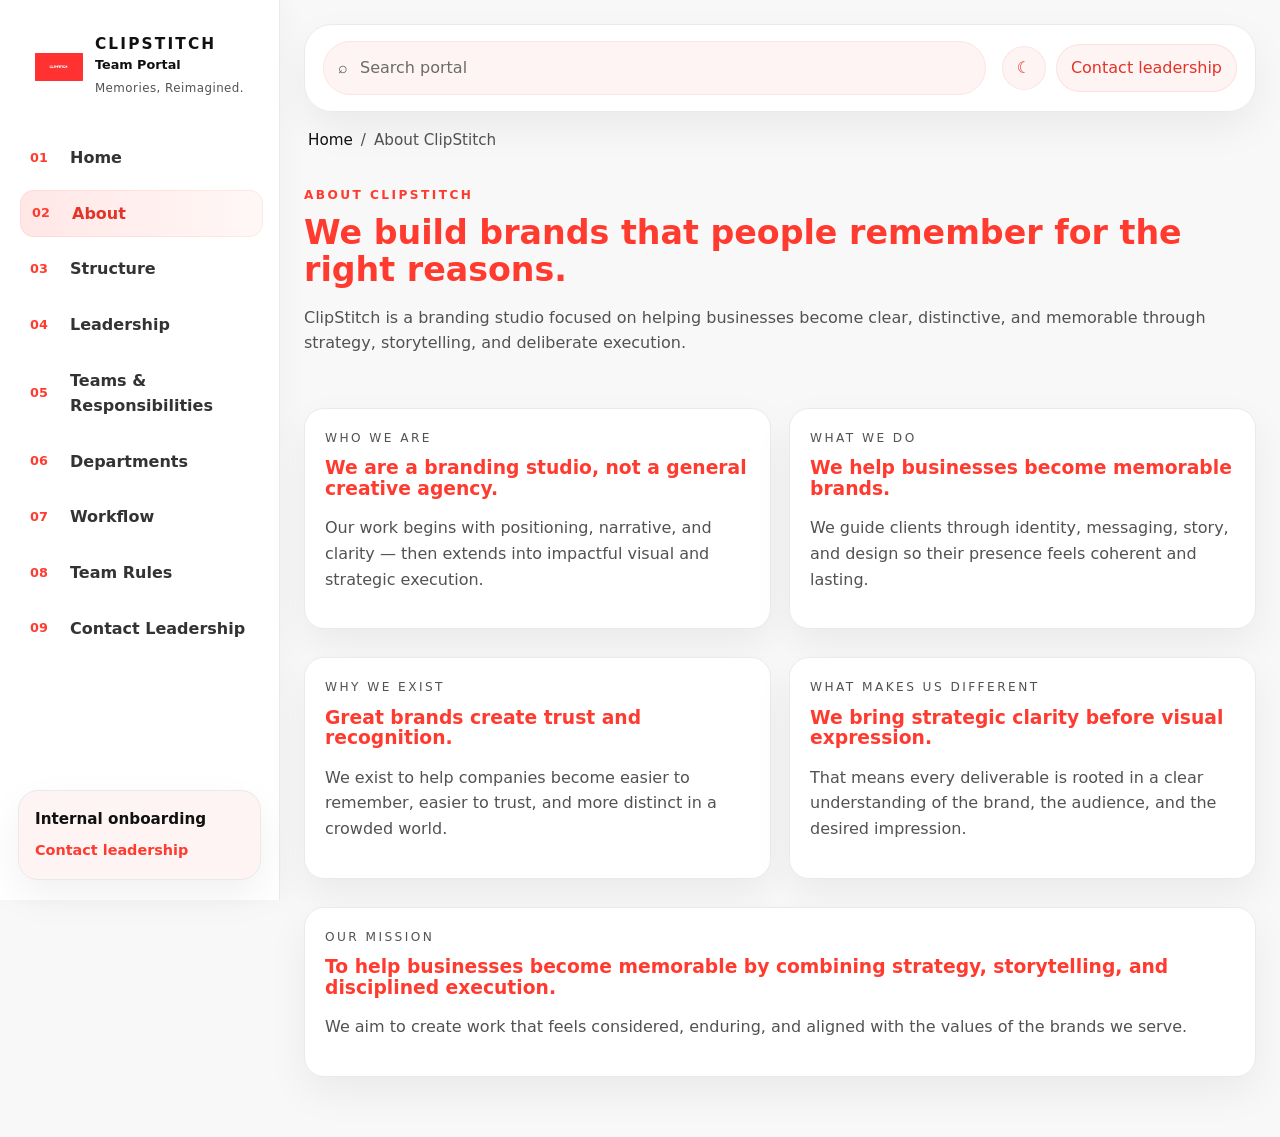
<file: pages/about.html>
<!DOCTYPE html>
<html lang="en">
  <head>
    <meta charset="UTF-8" />
    <meta name="viewport" content="width=device-width, initial-scale=1.0" />
    <title>About ClipStitch | Team Portal</title>
    <link rel="stylesheet" href="../style.css" />
  </head>
  <body data-page="about">
    <div class="page-loader" aria-hidden="true">
      <div class="loader-ring"></div>
    </div>

    <div class="app-shell">
      <aside class="sidebar" id="sidebar">
        <a class="brand-block" href="../index.html" aria-label="ClipStitch home">
          <img src="../assets/logos/clipstitch-logo.jpg" alt="ClipStitch logo" />
          <span class="brand-text">
            <strong>CLIPSTITCH</strong>
            <small>Team Portal</small>
            <span class="brand-tagline">Memories, Reimagined.</span>
          </span>
        </a>

        <nav class="sidebar-nav" aria-label="Primary">
          <a class="nav-link" href="../index.html"><span>01</span><strong>Home</strong></a>
          <a class="nav-link active" href="about.html"><span>02</span><strong>About</strong></a>
          <a class="nav-link" href="company-structure.html"><span>03</span><strong>Structure</strong></a>
          <a class="nav-link" href="leadership.html"><span>04</span><strong>Leadership</strong></a>
          <a class="nav-link" href="teams-responsibilities.html"><span>05</span><strong>Teams & Responsibilities</strong></a>
          <a class="nav-link" href="departments.html"><span>06</span><strong>Departments</strong></a>
          <a class="nav-link" href="workflow.html"><span>07</span><strong>Workflow</strong></a>
          <a class="nav-link" href="team-rules.html"><span>08</span><strong>Team Rules</strong></a>
          <a class="nav-link" href="contact.html"><span>09</span><strong>Contact Leadership</strong></a>
        </nav>

        <div class="sidebar-footer">
          <p>Internal onboarding</p>
          <a href="contact.html">Contact leadership</a>
        </div>
      </aside>

      <div class="main-panel">
        <header class="topbar">
          <button class="icon-button mobile-only" id="sidebarToggle" aria-label="Toggle navigation">☰</button>
          <div class="search-box">
            <span>⌕</span>
            <input id="globalSearch" type="text" placeholder="Search portal" aria-label="Search portal" />
          </div>
          <div class="topbar-actions">
            <button class="icon-button" id="themeToggle" aria-label="Toggle dark mode">☾</button>
            <a class="pill-link" href="contact.html">Contact leadership</a>
          </div>
        </header>

        <nav class="breadcrumbs" aria-label="Breadcrumb">
          <a href="../index.html">Home</a>
          <span>/</span>
          <span>About ClipStitch</span>
        </nav>

        <main class="page-content">
          <section class="page-title reveal">
            <p class="eyebrow">About ClipStitch</p>
            <h1>We build brands that people remember for the right reasons.</h1>
            <p class="page-intro">
              ClipStitch is a branding studio focused on helping businesses become clear, distinctive, and memorable through strategy, storytelling, and deliberate execution.
            </p>
          </section>

          <section class="content-grid reveal">
            <article class="card search-target">
              <p class="eyebrow">Who we are</p>
              <h3>We are a branding studio, not a general creative agency.</h3>
              <p>Our work begins with positioning, narrative, and clarity — then extends into impactful visual and strategic execution.</p>
            </article>
            <article class="card search-target">
              <p class="eyebrow">What we do</p>
              <h3>We help businesses become memorable brands.</h3>
              <p>We guide clients through identity, messaging, story, and design so their presence feels coherent and lasting.</p>
            </article>
          </section>

          <section class="content-grid reveal">
            <article class="card search-target">
              <p class="eyebrow">Why we exist</p>
              <h3>Great brands create trust and recognition.</h3>
              <p>We exist to help companies become easier to remember, easier to trust, and more distinct in a crowded world.</p>
            </article>
            <article class="card search-target">
              <p class="eyebrow">What makes us different</p>
              <h3>We bring strategic clarity before visual expression.</h3>
              <p>That means every deliverable is rooted in a clear understanding of the brand, the audience, and the desired impression.</p>
            </article>
          </section>

          <section class="card reveal search-target">
            <p class="eyebrow">Our mission</p>
            <h3>To help businesses become memorable by combining strategy, storytelling, and disciplined execution.</h3>
            <p class="section-copy">We aim to create work that feels considered, enduring, and aligned with the values of the brands we serve.</p>
          </section>
        </main>
      </div>
    </div>

    <button class="back-to-top" id="backToTop" aria-label="Back to top">↑</button>
    <div class="progress-bar" id="progressBar"></div>
    <div class="empty-state">No matching content found.</div>

    <script src="../script.js"></script>
  </body>
</html>
</file>
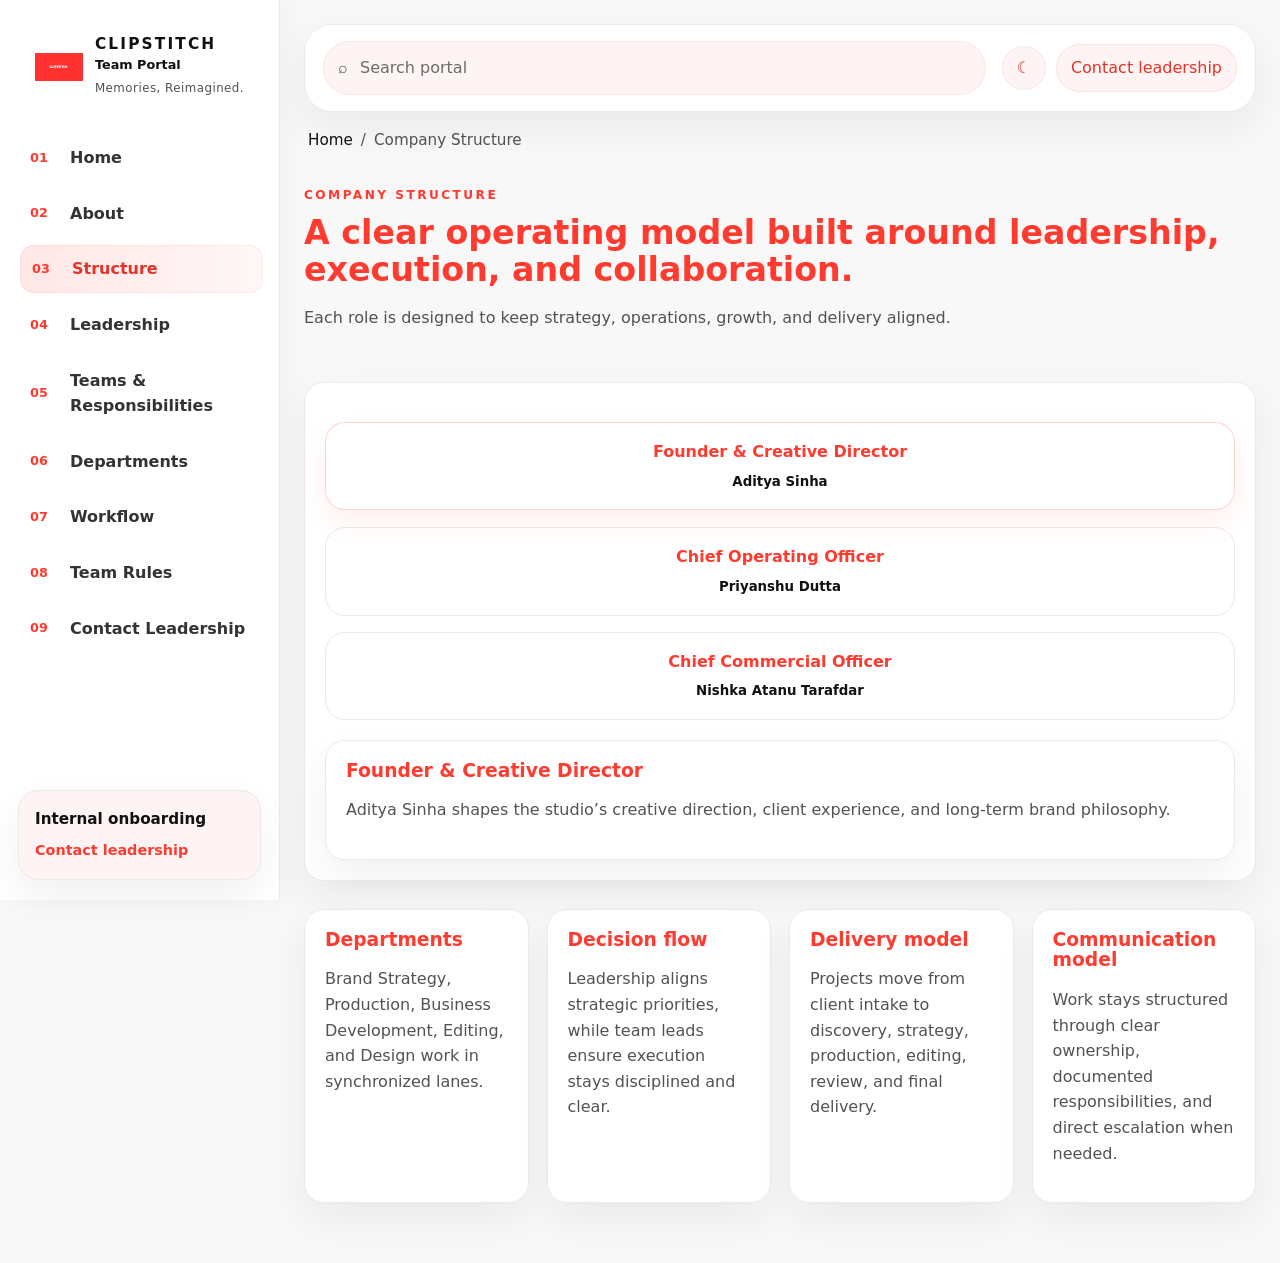
<file: pages/company-structure.html>
<!DOCTYPE html>
<html lang="en">
  <head>
    <meta charset="UTF-8" />
    <meta name="viewport" content="width=device-width, initial-scale=1.0" />
    <title>Company Structure | Team Portal</title>
    <link rel="stylesheet" href="../style.css" />
  </head>
  <body data-page="structure">
    <div class="page-loader" aria-hidden="true">
      <div class="loader-ring"></div>
    </div>

    <div class="app-shell">
      <aside class="sidebar" id="sidebar">
        <a class="brand-block" href="../index.html" aria-label="ClipStitch home">
          <img src="../assets/logos/clipstitch-logo.jpg" alt="ClipStitch logo" />
          <span class="brand-text">
            <strong>CLIPSTITCH</strong>
            <small>Team Portal</small>
            <span class="brand-tagline">Memories, Reimagined.</span>
          </span>
        </a>

        <nav class="sidebar-nav" aria-label="Primary">
          <a class="nav-link" href="../index.html"><span>01</span><strong>Home</strong></a>
          <a class="nav-link" href="about.html"><span>02</span><strong>About</strong></a>
          <a class="nav-link active" href="company-structure.html"><span>03</span><strong>Structure</strong></a>
          <a class="nav-link" href="leadership.html"><span>04</span><strong>Leadership</strong></a>
          <a class="nav-link" href="teams-responsibilities.html"><span>05</span><strong>Teams & Responsibilities</strong></a>
          <a class="nav-link" href="departments.html"><span>06</span><strong>Departments</strong></a>
          <a class="nav-link" href="workflow.html"><span>07</span><strong>Workflow</strong></a>
          <a class="nav-link" href="team-rules.html"><span>08</span><strong>Team Rules</strong></a>
          <a class="nav-link" href="contact.html"><span>09</span><strong>Contact Leadership</strong></a>
        </nav>

        <div class="sidebar-footer">
          <p>Internal onboarding</p>
          <a href="contact.html">Contact leadership</a>
        </div>
      </aside>

      <div class="main-panel">
        <header class="topbar">
          <button class="icon-button mobile-only" id="sidebarToggle" aria-label="Toggle navigation">☰</button>
          <div class="search-box">
            <span>⌕</span>
            <input id="globalSearch" type="text" placeholder="Search portal" aria-label="Search portal" />
          </div>
          <div class="topbar-actions">
            <button class="icon-button" id="themeToggle" aria-label="Toggle dark mode">☾</button>
            <a class="pill-link" href="contact.html">Contact leadership</a>
          </div>
        </header>

        <nav class="breadcrumbs" aria-label="Breadcrumb">
          <a href="../index.html">Home</a>
          <span>/</span>
          <span>Company Structure</span>
        </nav>

        <main class="page-content">
          <section class="page-title reveal">
            <p class="eyebrow">Company structure</p>
            <h1>A clear operating model built around leadership, execution, and collaboration.</h1>
            <p class="page-intro">Each role is designed to keep strategy, operations, growth, and delivery aligned.</p>
          </section>

          <section class="card reveal">
            <div class="org-chart">
              <button class="org-node active" data-target="founder">
                <strong>Founder & Creative Director</strong>
                <small>Aditya Sinha</small>
              </button>
              <button class="org-node" data-target="coo">
                <strong>Chief Operating Officer</strong>
                <small>Priyanshu Dutta</small>
              </button>
              <button class="org-node" data-target="cco">
                <strong>Chief Commercial Officer</strong>
                <small>Nishka Atanu Tarafdar</small>
              </button>
            </div>

            <div class="org-details" id="orgDetails">
              <h3 id="orgTitle">Founder & Creative Director</h3>
              <p id="orgCopy">Aditya Sinha shapes the studio’s creative direction, client experience, and long-term brand philosophy.</p>
            </div>
          </section>

          <section class="cards-grid reveal">
            <article class="card search-target">
              <h3>Departments</h3>
              <p>Brand Strategy, Production, Business Development, Editing, and Design work in synchronized lanes.</p>
            </article>
            <article class="card search-target">
              <h3>Decision flow</h3>
              <p>Leadership aligns strategic priorities, while team leads ensure execution stays disciplined and clear.</p>
            </article>
            <article class="card search-target">
              <h3>Delivery model</h3>
              <p>Projects move from client intake to discovery, strategy, production, editing, review, and final delivery.</p>
            </article>
            <article class="card search-target">
              <h3>Communication model</h3>
              <p>Work stays structured through clear ownership, documented responsibilities, and direct escalation when needed.</p>
            </article>
          </section>
        </main>
      </div>
    </div>

    <button class="back-to-top" id="backToTop" aria-label="Back to top">↑</button>
    <div class="progress-bar" id="progressBar"></div>
    <div class="empty-state">No matching content found.</div>

    <script src="../script.js"></script>
  </body>
</html>
</file>
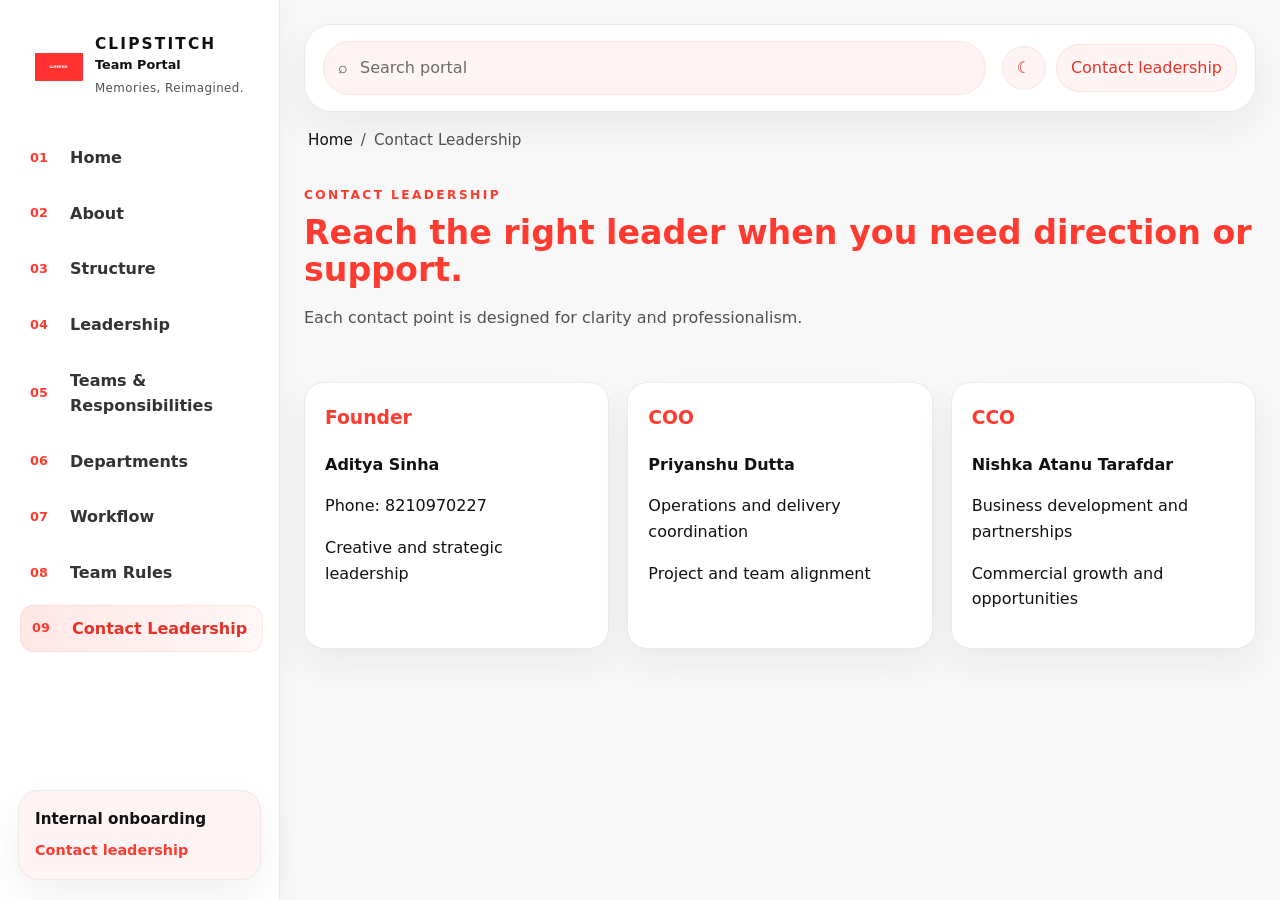
<file: pages/contact.html>
<!DOCTYPE html>
<html lang="en">
  <head>
    <meta charset="UTF-8" />
    <meta name="viewport" content="width=device-width, initial-scale=1.0" />
    <title>Contact Leadership | Team Portal</title>
    <link rel="stylesheet" href="../style.css" />
  </head>
  <body data-page="contact">
    <div class="page-loader" aria-hidden="true">
      <div class="loader-ring"></div>
    </div>

    <div class="app-shell">
      <aside class="sidebar" id="sidebar">
        <a class="brand-block" href="../index.html" aria-label="ClipStitch home">
          <img src="../assets/logos/clipstitch-logo.jpg" alt="ClipStitch logo" />
          <span class="brand-text">
            <strong>CLIPSTITCH</strong>
            <small>Team Portal</small>
            <span class="brand-tagline">Memories, Reimagined.</span>
          </span>
        </a>

        <nav class="sidebar-nav" aria-label="Primary">
          <a class="nav-link" href="../index.html"><span>01</span><strong>Home</strong></a>
          <a class="nav-link" href="about.html"><span>02</span><strong>About</strong></a>
          <a class="nav-link" href="company-structure.html"><span>03</span><strong>Structure</strong></a>
          <a class="nav-link" href="leadership.html"><span>04</span><strong>Leadership</strong></a>
          <a class="nav-link" href="teams-responsibilities.html"><span>05</span><strong>Teams & Responsibilities</strong></a>
          <a class="nav-link" href="departments.html"><span>06</span><strong>Departments</strong></a>
          <a class="nav-link" href="workflow.html"><span>07</span><strong>Workflow</strong></a>
          <a class="nav-link" href="team-rules.html"><span>08</span><strong>Team Rules</strong></a>
          <a class="nav-link active" href="contact.html"><span>09</span><strong>Contact Leadership</strong></a>
        </nav>

        <div class="sidebar-footer">
          <p>Internal onboarding</p>
          <a href="contact.html">Contact leadership</a>
        </div>
      </aside>

      <div class="main-panel">
        <header class="topbar">
          <button class="icon-button mobile-only" id="sidebarToggle" aria-label="Toggle navigation">☰</button>
          <div class="search-box">
            <span>⌕</span>
            <input id="globalSearch" type="text" placeholder="Search portal" aria-label="Search portal" />
          </div>
          <div class="topbar-actions">
            <button class="icon-button" id="themeToggle" aria-label="Toggle dark mode">☾</button>
            <a class="pill-link" href="contact.html">Contact leadership</a>
          </div>
        </header>

        <nav class="breadcrumbs" aria-label="Breadcrumb">
          <a href="../index.html">Home</a>
          <span>/</span>
          <span>Contact Leadership</span>
        </nav>

        <main class="page-content">
          <section class="page-title reveal">
            <p class="eyebrow">Contact leadership</p>
            <h1>Reach the right leader when you need direction or support.</h1>
            <p class="page-intro">Each contact point is designed for clarity and professionalism.</p>
          </section>

          <section class="contact-grid reveal">
            <article class="contact-card search-target">
              <h3>Founder</h3>
              <p><strong>Aditya Sinha</strong></p>
              <p>Phone: 8210970227</p>
              <p>Creative and strategic leadership</p>
            </article>
            <article class="contact-card search-target">
              <h3>COO</h3>
              <p><strong>Priyanshu Dutta</strong></p>
              <p>Operations and delivery coordination</p>
              <p>Project and team alignment</p>
            </article>
            <article class="contact-card search-target">
              <h3>CCO</h3>
              <p><strong>Nishka Atanu Tarafdar</strong></p>
              <p>Business development and partnerships</p>
              <p>Commercial growth and opportunities</p>
            </article>
          </section>
        </main>
      </div>
    </div>

    <button class="back-to-top" id="backToTop" aria-label="Back to top">↑</button>
    <div class="progress-bar" id="progressBar"></div>
    <div class="empty-state">No matching content found.</div>

    <script src="../script.js"></script>
  </body>
</html>
</file>
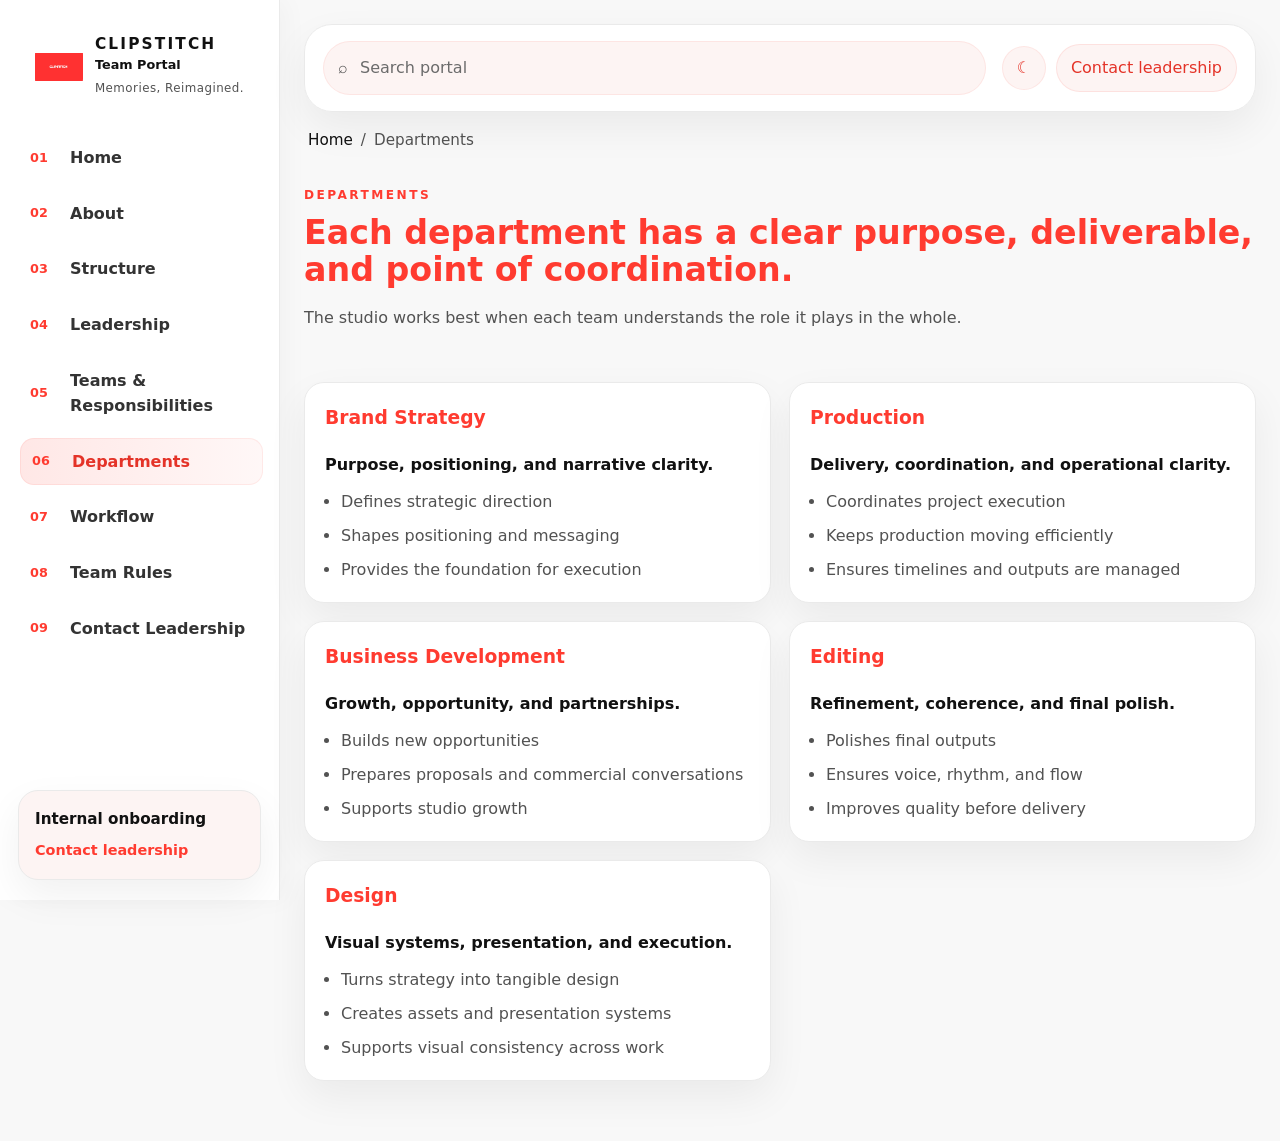
<file: pages/departments.html>
<!DOCTYPE html>
<html lang="en">
  <head>
    <meta charset="UTF-8" />
    <meta name="viewport" content="width=device-width, initial-scale=1.0" />
    <title>Departments | Team Portal</title>
    <link rel="stylesheet" href="../style.css" />
  </head>
  <body data-page="departments">
    <div class="page-loader" aria-hidden="true">
      <div class="loader-ring"></div>
    </div>

    <div class="app-shell">
      <aside class="sidebar" id="sidebar">
        <a class="brand-block" href="../index.html" aria-label="ClipStitch home">
          <img src="../assets/logos/clipstitch-logo.jpg" alt="ClipStitch logo" />
          <span class="brand-text">
            <strong>CLIPSTITCH</strong>
            <small>Team Portal</small>
            <span class="brand-tagline">Memories, Reimagined.</span>
          </span>
        </a>

        <nav class="sidebar-nav" aria-label="Primary">
          <a class="nav-link" href="../index.html"><span>01</span><strong>Home</strong></a>
          <a class="nav-link" href="about.html"><span>02</span><strong>About</strong></a>
          <a class="nav-link" href="company-structure.html"><span>03</span><strong>Structure</strong></a>
          <a class="nav-link" href="leadership.html"><span>04</span><strong>Leadership</strong></a>
          <a class="nav-link" href="teams-responsibilities.html"><span>05</span><strong>Teams & Responsibilities</strong></a>
          <a class="nav-link active" href="departments.html"><span>06</span><strong>Departments</strong></a>
          <a class="nav-link" href="workflow.html"><span>07</span><strong>Workflow</strong></a>
          <a class="nav-link" href="team-rules.html"><span>08</span><strong>Team Rules</strong></a>
          <a class="nav-link" href="contact.html"><span>09</span><strong>Contact Leadership</strong></a>
        </nav>

        <div class="sidebar-footer">
          <p>Internal onboarding</p>
          <a href="contact.html">Contact leadership</a>
        </div>
      </aside>

      <div class="main-panel">
        <header class="topbar">
          <button class="icon-button mobile-only" id="sidebarToggle" aria-label="Toggle navigation">☰</button>
          <div class="search-box">
            <span>⌕</span>
            <input id="globalSearch" type="text" placeholder="Search portal" aria-label="Search portal" />
          </div>
          <div class="topbar-actions">
            <button class="icon-button" id="themeToggle" aria-label="Toggle dark mode">☾</button>
            <a class="pill-link" href="contact.html">Contact leadership</a>
          </div>
        </header>

        <nav class="breadcrumbs" aria-label="Breadcrumb">
          <a href="../index.html">Home</a>
          <span>/</span>
          <span>Departments</span>
        </nav>

        <main class="page-content">
          <section class="page-title reveal">
            <p class="eyebrow">Departments</p>
            <h1>Each department has a clear purpose, deliverable, and point of coordination.</h1>
            <p class="page-intro">The studio works best when each team understands the role it plays in the whole.</p>
          </section>

          <section class="departments-grid reveal">
            <article class="department-card search-target">
              <h3>Brand Strategy</h3>
              <p class="department-meta">Purpose, positioning, and narrative clarity.</p>
              <ul class="list-stack">
                <li>Defines strategic direction</li>
                <li>Shapes positioning and messaging</li>
                <li>Provides the foundation for execution</li>
              </ul>
            </article>

            <article class="department-card search-target">
              <h3>Production</h3>
              <p class="department-meta">Delivery, coordination, and operational clarity.</p>
              <ul class="list-stack">
                <li>Coordinates project execution</li>
                <li>Keeps production moving efficiently</li>
                <li>Ensures timelines and outputs are managed</li>
              </ul>
            </article>

            <article class="department-card search-target">
              <h3>Business Development</h3>
              <p class="department-meta">Growth, opportunity, and partnerships.</p>
              <ul class="list-stack">
                <li>Builds new opportunities</li>
                <li>Prepares proposals and commercial conversations</li>
                <li>Supports studio growth</li>
              </ul>
            </article>

            <article class="department-card search-target">
              <h3>Editing</h3>
              <p class="department-meta">Refinement, coherence, and final polish.</p>
              <ul class="list-stack">
                <li>Polishes final outputs</li>
                <li>Ensures voice, rhythm, and flow</li>
                <li>Improves quality before delivery</li>
              </ul>
            </article>

            <article class="department-card search-target">
              <h3>Design</h3>
              <p class="department-meta">Visual systems, presentation, and execution.</p>
              <ul class="list-stack">
                <li>Turns strategy into tangible design</li>
                <li>Creates assets and presentation systems</li>
                <li>Supports visual consistency across work</li>
              </ul>
            </article>
          </section>
        </main>
      </div>
    </div>

    <button class="back-to-top" id="backToTop" aria-label="Back to top">↑</button>
    <div class="progress-bar" id="progressBar"></div>
    <div class="empty-state">No matching content found.</div>

    <script src="../script.js"></script>
  </body>
</html>
</file>
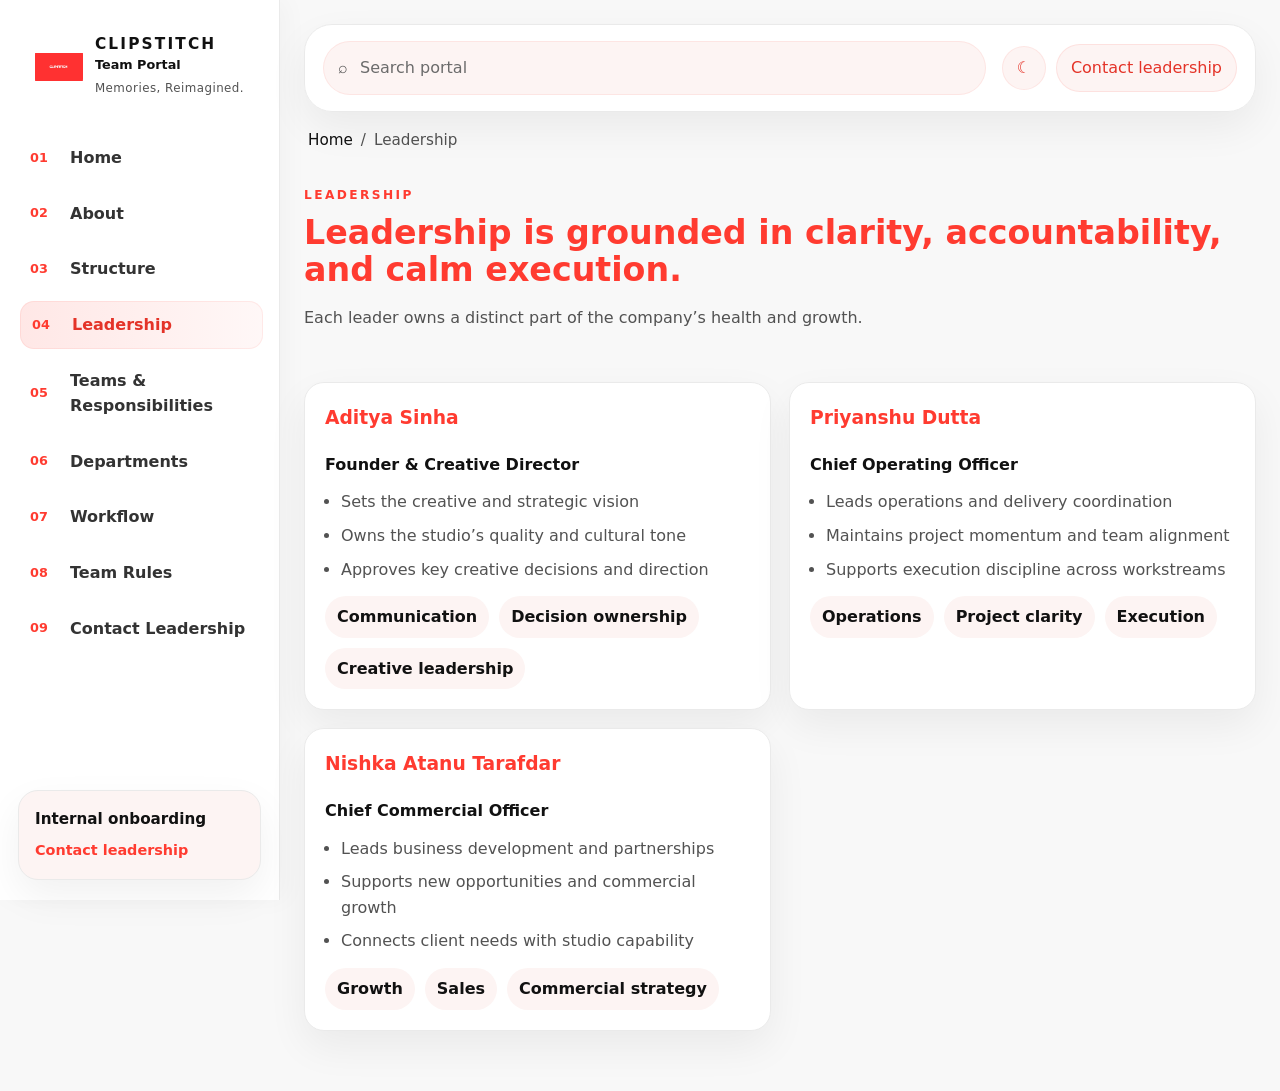
<file: pages/leadership.html>
<!DOCTYPE html>
<html lang="en">
  <head>
    <meta charset="UTF-8" />
    <meta name="viewport" content="width=device-width, initial-scale=1.0" />
    <title>Leadership | Team Portal</title>
    <link rel="stylesheet" href="../style.css" />
  </head>
  <body data-page="leadership">
    <div class="page-loader" aria-hidden="true">
      <div class="loader-ring"></div>
    </div>

    <div class="app-shell">
      <aside class="sidebar" id="sidebar">
        <a class="brand-block" href="../index.html" aria-label="ClipStitch home">
          <img src="../assets/logos/clipstitch-logo.jpg" alt="ClipStitch logo" />
          <span class="brand-text">
            <strong>CLIPSTITCH</strong>
            <small>Team Portal</small>
            <span class="brand-tagline">Memories, Reimagined.</span>
          </span>
        </a>

        <nav class="sidebar-nav" aria-label="Primary">
          <a class="nav-link" href="../index.html"><span>01</span><strong>Home</strong></a>
          <a class="nav-link" href="about.html"><span>02</span><strong>About</strong></a>
          <a class="nav-link" href="company-structure.html"><span>03</span><strong>Structure</strong></a>
          <a class="nav-link active" href="leadership.html"><span>04</span><strong>Leadership</strong></a>
          <a class="nav-link" href="teams-responsibilities.html"><span>05</span><strong>Teams & Responsibilities</strong></a>
          <a class="nav-link" href="departments.html"><span>06</span><strong>Departments</strong></a>
          <a class="nav-link" href="workflow.html"><span>07</span><strong>Workflow</strong></a>
          <a class="nav-link" href="team-rules.html"><span>08</span><strong>Team Rules</strong></a>
          <a class="nav-link" href="contact.html"><span>09</span><strong>Contact Leadership</strong></a>
        </nav>

        <div class="sidebar-footer">
          <p>Internal onboarding</p>
          <a href="contact.html">Contact leadership</a>
        </div>
      </aside>

      <div class="main-panel">
        <header class="topbar">
          <button class="icon-button mobile-only" id="sidebarToggle" aria-label="Toggle navigation">☰</button>
          <div class="search-box">
            <span>⌕</span>
            <input id="globalSearch" type="text" placeholder="Search portal" aria-label="Search portal" />
          </div>
          <div class="topbar-actions">
            <button class="icon-button" id="themeToggle" aria-label="Toggle dark mode">☾</button>
            <a class="pill-link" href="contact.html">Contact leadership</a>
          </div>
        </header>

        <nav class="breadcrumbs" aria-label="Breadcrumb">
          <a href="../index.html">Home</a>
          <span>/</span>
          <span>Leadership</span>
        </nav>

        <main class="page-content">
          <section class="page-title reveal">
            <p class="eyebrow">Leadership</p>
            <h1>Leadership is grounded in clarity, accountability, and calm execution.</h1>
            <p class="page-intro">Each leader owns a distinct part of the company’s health and growth.</p>
          </section>

          <section class="leadership-grid reveal">
            <article class="profile-card search-target">
              <h3>Aditya Sinha</h3>
              <p class="profile-meta">Founder & Creative Director</p>
              <ul class="list-stack">
                <li>Sets the creative and strategic vision</li>
                <li>Owns the studio’s quality and cultural tone</li>
                <li>Approves key creative decisions and direction</li>
              </ul>
              <div class="pill-list">
                <span>Communication</span>
                <span>Decision ownership</span>
                <span>Creative leadership</span>
              </div>
            </article>

            <article class="profile-card search-target">
              <h3>Priyanshu Dutta</h3>
              <p class="profile-meta">Chief Operating Officer</p>
              <ul class="list-stack">
                <li>Leads operations and delivery coordination</li>
                <li>Maintains project momentum and team alignment</li>
                <li>Supports execution discipline across workstreams</li>
              </ul>
              <div class="pill-list">
                <span>Operations</span>
                <span>Project clarity</span>
                <span>Execution</span>
              </div>
            </article>

            <article class="profile-card search-target">
              <h3>Nishka Atanu Tarafdar</h3>
              <p class="profile-meta">Chief Commercial Officer</p>
              <ul class="list-stack">
                <li>Leads business development and partnerships</li>
                <li>Supports new opportunities and commercial growth</li>
                <li>Connects client needs with studio capability</li>
              </ul>
              <div class="pill-list">
                <span>Growth</span>
                <span>Sales</span>
                <span>Commercial strategy</span>
              </div>
            </article>
          </section>
        </main>
      </div>
    </div>

    <button class="back-to-top" id="backToTop" aria-label="Back to top">↑</button>
    <div class="progress-bar" id="progressBar"></div>
    <div class="empty-state">No matching content found.</div>

    <script src="../script.js"></script>
  </body>
</html>
</file>
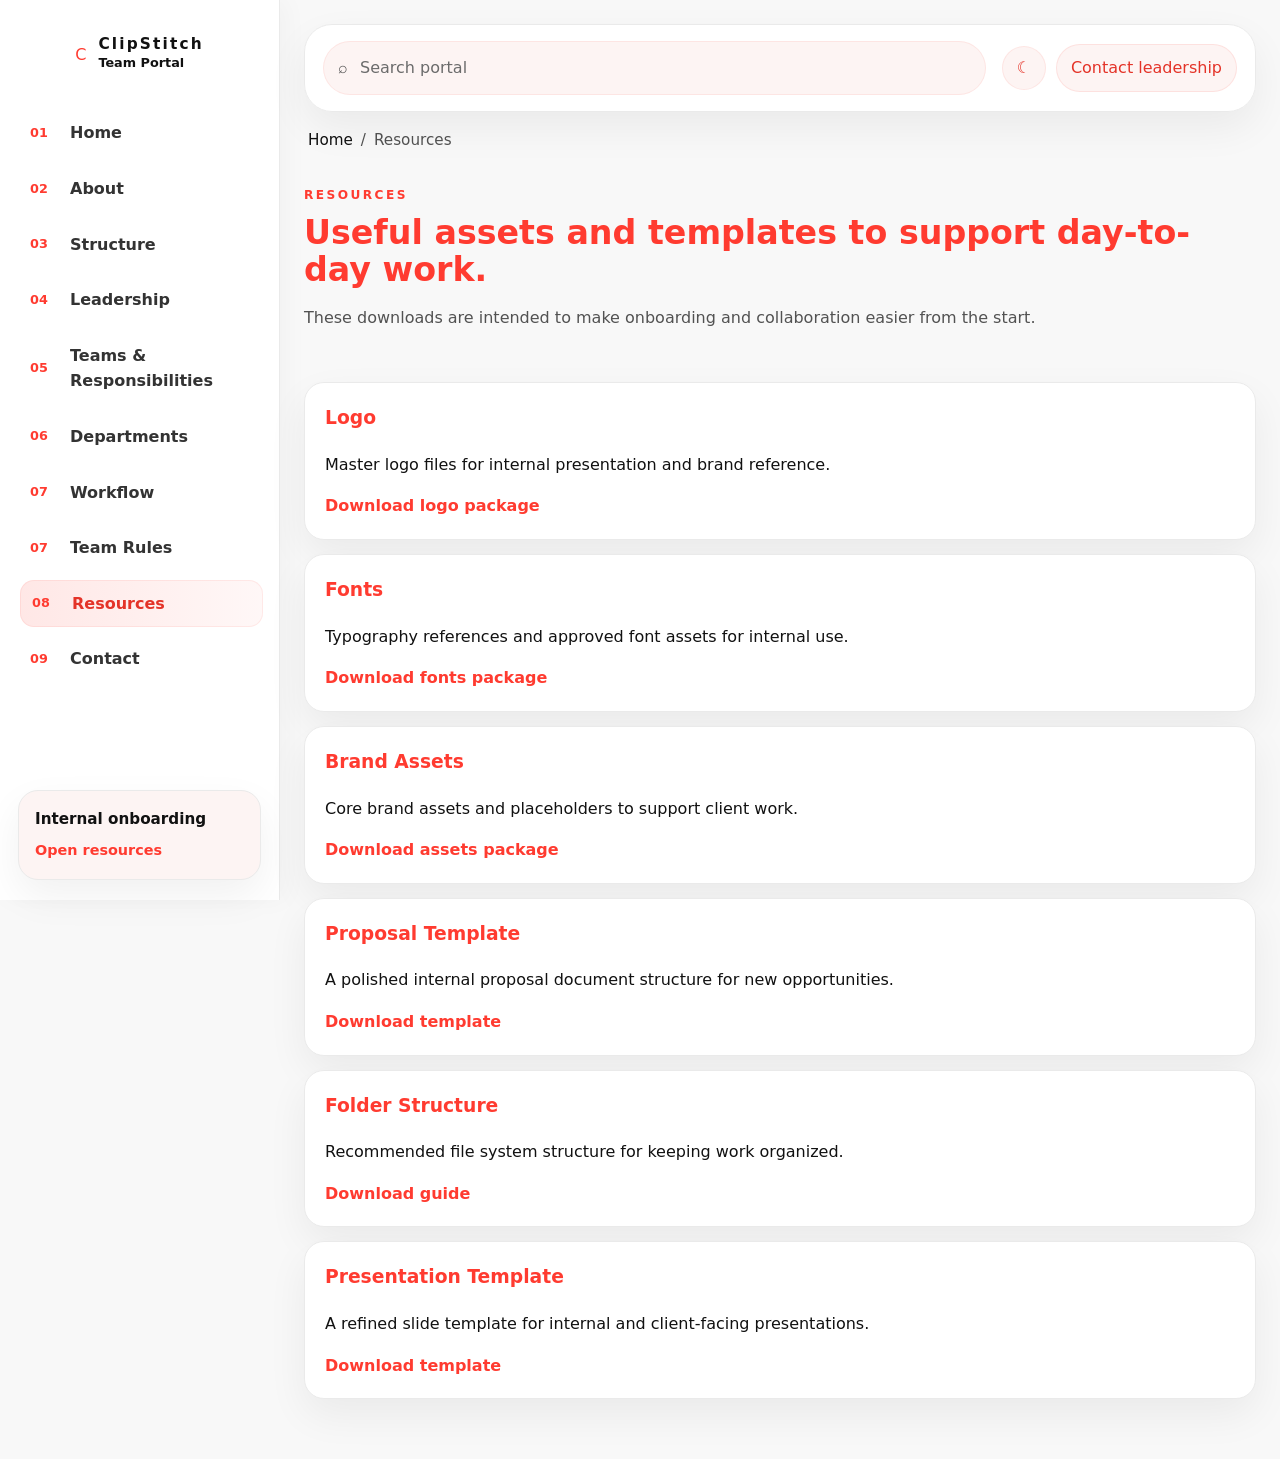
<file: pages/resources.html>
<!DOCTYPE html>
<html lang="en">
  <head>
    <meta charset="UTF-8" />
    <meta name="viewport" content="width=device-width, initial-scale=1.0" />
    <title>Resources | Team Portal</title>
    <link rel="stylesheet" href="../style.css" />
  </head>
  <body data-page="resources">
    <div class="page-loader" aria-hidden="true">
      <div class="loader-ring"></div>
    </div>

    <div class="app-shell">
      <aside class="sidebar" id="sidebar">
        <a class="brand-block" href="../index.html">
          <span class="brand-mark">C</span>
          <span>
            <strong>ClipStitch</strong>
            <small>Team Portal</small>
          </span>
        </a>

        <nav class="sidebar-nav" aria-label="Primary">
          <a class="nav-link" href="../index.html"><span>01</span><strong>Home</strong></a>
          <a class="nav-link" href="about.html"><span>02</span><strong>About</strong></a>
          <a class="nav-link" href="company-structure.html"><span>03</span><strong>Structure</strong></a>
          <a class="nav-link" href="leadership.html"><span>04</span><strong>Leadership</strong></a>
          <a class="nav-link" href="teams-responsibilities.html"><span>05</span><strong>Teams & Responsibilities</strong></a>
          <a class="nav-link" href="departments.html"><span>06</span><strong>Departments</strong></a>
          <a class="nav-link" href="workflow.html"><span>07</span><strong>Workflow</strong></a>
          <a class="nav-link" href="team-rules.html"><span>07</span><strong>Team Rules</strong></a>
          <a class="nav-link active" href="resources.html"><span>08</span><strong>Resources</strong></a>
          <a class="nav-link" href="contact.html"><span>09</span><strong>Contact</strong></a>
        </nav>

        <div class="sidebar-footer">
          <p>Internal onboarding</p>
          <a href="resources.html">Open resources</a>
        </div>
      </aside>

      <div class="main-panel">
        <header class="topbar">
          <button class="icon-button mobile-only" id="sidebarToggle" aria-label="Toggle navigation">☰</button>
          <div class="search-box">
            <span>⌕</span>
            <input id="globalSearch" type="text" placeholder="Search portal" aria-label="Search portal" />
          </div>
          <div class="topbar-actions">
            <button class="icon-button" id="themeToggle" aria-label="Toggle dark mode">☾</button>
            <a class="pill-link" href="contact.html">Contact leadership</a>
          </div>
        </header>

        <nav class="breadcrumbs" aria-label="Breadcrumb">
          <a href="../index.html">Home</a>
          <span>/</span>
          <span>Resources</span>
        </nav>

        <main class="page-content">
          <section class="page-title reveal">
            <p class="eyebrow">Resources</p>
            <h1>Useful assets and templates to support day-to-day work.</h1>
            <p class="page-intro">These downloads are intended to make onboarding and collaboration easier from the start.</p>
          </section>

          <section class="download-list reveal">
            <article class="resource-card search-target">
              <h3>Logo</h3>
              <p>Master logo files for internal presentation and brand reference.</p>
              <a href="../downloads/logo.zip" download>Download logo package</a>
            </article>
            <article class="resource-card search-target">
              <h3>Fonts</h3>
              <p>Typography references and approved font assets for internal use.</p>
              <a href="../downloads/fonts.zip" download>Download fonts package</a>
            </article>
            <article class="resource-card search-target">
              <h3>Brand Assets</h3>
              <p>Core brand assets and placeholders to support client work.</p>
              <a href="../downloads/assets.zip" download>Download assets package</a>
            </article>
            <article class="resource-card search-target">
              <h3>Proposal Template</h3>
              <p>A polished internal proposal document structure for new opportunities.</p>
              <a href="../downloads/proposal-template.docx" download>Download template</a>
            </article>
            <article class="resource-card search-target">
              <h3>Folder Structure</h3>
              <p>Recommended file system structure for keeping work organized.</p>
              <a href="../downloads/folder-structure.pdf" download>Download guide</a>
            </article>
            <article class="resource-card search-target">
              <h3>Presentation Template</h3>
              <p>A refined slide template for internal and client-facing presentations.</p>
              <a href="../downloads/presentation-template.pptx" download>Download template</a>
            </article>
          </section>
        </main>
      </div>
    </div>

    <button class="back-to-top" id="backToTop" aria-label="Back to top">↑</button>
    <div class="progress-bar" id="progressBar"></div>
    <div class="empty-state">No matching content found.</div>

    <script src="../script.js"></script>
  </body>
</html>
</file>
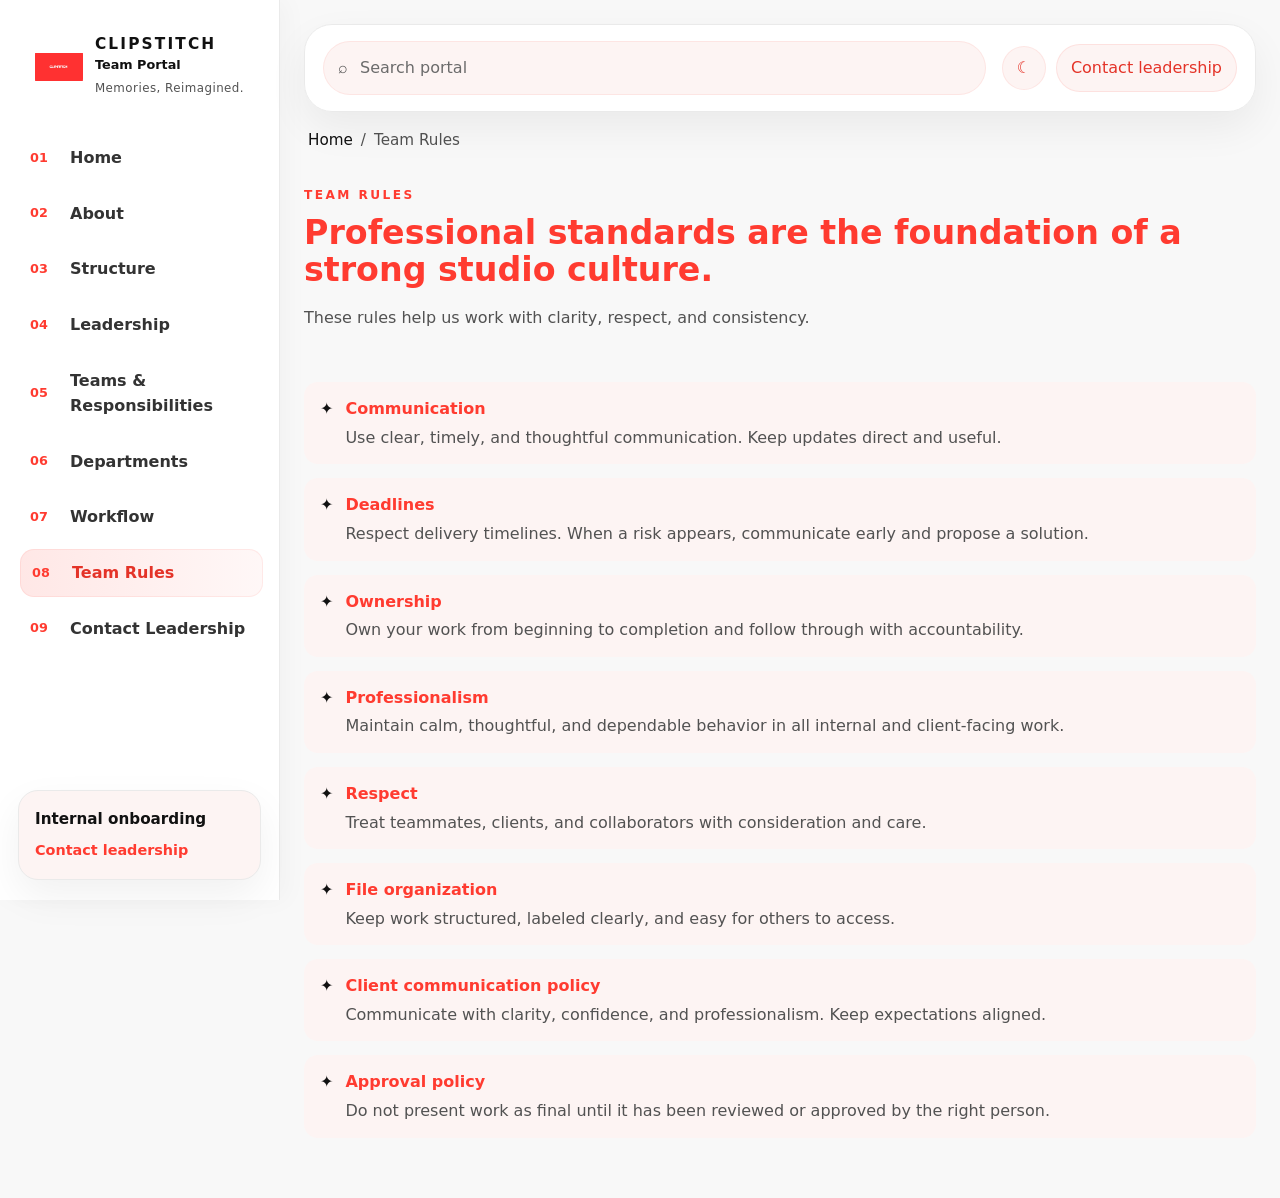
<file: pages/team-rules.html>
<!DOCTYPE html>
<html lang="en">
  <head>
    <meta charset="UTF-8" />
    <meta name="viewport" content="width=device-width, initial-scale=1.0" />
    <title>Team Rules | Team Portal</title>
    <link rel="stylesheet" href="../style.css" />
  </head>
  <body data-page="team-rules">
    <div class="page-loader" aria-hidden="true">
      <div class="loader-ring"></div>
    </div>

    <div class="app-shell">
      <aside class="sidebar" id="sidebar">
        <a class="brand-block" href="../index.html" aria-label="ClipStitch home">
          <img src="../assets/logos/clipstitch-logo.jpg" alt="ClipStitch logo" />
          <span class="brand-text">
            <strong>CLIPSTITCH</strong>
            <small>Team Portal</small>
            <span class="brand-tagline">Memories, Reimagined.</span>
          </span>
        </a>

        <nav class="sidebar-nav" aria-label="Primary">
          <a class="nav-link" href="../index.html"><span>01</span><strong>Home</strong></a>
          <a class="nav-link" href="about.html"><span>02</span><strong>About</strong></a>
          <a class="nav-link" href="company-structure.html"><span>03</span><strong>Structure</strong></a>
          <a class="nav-link" href="leadership.html"><span>04</span><strong>Leadership</strong></a>
          <a class="nav-link" href="teams-responsibilities.html"><span>05</span><strong>Teams & Responsibilities</strong></a>
          <a class="nav-link" href="departments.html"><span>06</span><strong>Departments</strong></a>
          <a class="nav-link" href="workflow.html"><span>07</span><strong>Workflow</strong></a>
          <a class="nav-link active" href="team-rules.html"><span>08</span><strong>Team Rules</strong></a>
          <a class="nav-link" href="contact.html"><span>09</span><strong>Contact Leadership</strong></a>
        </nav>

        <div class="sidebar-footer">
          <p>Internal onboarding</p>
          <a href="contact.html">Contact leadership</a>
        </div>
      </aside>

      <div class="main-panel">
        <header class="topbar">
          <button class="icon-button mobile-only" id="sidebarToggle" aria-label="Toggle navigation">☰</button>
          <div class="search-box">
            <span>⌕</span>
            <input id="globalSearch" type="text" placeholder="Search portal" aria-label="Search portal" />
          </div>
          <div class="topbar-actions">
            <button class="icon-button" id="themeToggle" aria-label="Toggle dark mode">☾</button>
            <a class="pill-link" href="contact.html">Contact leadership</a>
          </div>
        </header>

        <nav class="breadcrumbs" aria-label="Breadcrumb">
          <a href="../index.html">Home</a>
          <span>/</span>
          <span>Team Rules</span>
        </nav>

        <main class="page-content">
          <section class="page-title reveal">
            <p class="eyebrow">Team rules</p>
            <h1>Professional standards are the foundation of a strong studio culture.</h1>
            <p class="page-intro">These rules help us work with clarity, respect, and consistency.</p>
          </section>

          <section class="check-grid reveal">
            <article class="check-item search-target">
              <div>✦</div>
              <div>
                <strong>Communication</strong>
                <span>Use clear, timely, and thoughtful communication. Keep updates direct and useful.</span>
              </div>
            </article>
            <article class="check-item search-target">
              <div>✦</div>
              <div>
                <strong>Deadlines</strong>
                <span>Respect delivery timelines. When a risk appears, communicate early and propose a solution.</span>
              </div>
            </article>
            <article class="check-item search-target">
              <div>✦</div>
              <div>
                <strong>Ownership</strong>
                <span>Own your work from beginning to completion and follow through with accountability.</span>
              </div>
            </article>
            <article class="check-item search-target">
              <div>✦</div>
              <div>
                <strong>Professionalism</strong>
                <span>Maintain calm, thoughtful, and dependable behavior in all internal and client-facing work.</span>
              </div>
            </article>
            <article class="check-item search-target">
              <div>✦</div>
              <div>
                <strong>Respect</strong>
                <span>Treat teammates, clients, and collaborators with consideration and care.</span>
              </div>
            </article>
            <article class="check-item search-target">
              <div>✦</div>
              <div>
                <strong>File organization</strong>
                <span>Keep work structured, labeled clearly, and easy for others to access.</span>
              </div>
            </article>
            <article class="check-item search-target">
              <div>✦</div>
              <div>
                <strong>Client communication policy</strong>
                <span>Communicate with clarity, confidence, and professionalism. Keep expectations aligned.</span>
              </div>
            </article>
            <article class="check-item search-target">
              <div>✦</div>
              <div>
                <strong>Approval policy</strong>
                <span>Do not present work as final until it has been reviewed or approved by the right person.</span>
              </div>
            </article>
          </section>
        </main>
      </div>
    </div>

    <button class="back-to-top" id="backToTop" aria-label="Back to top">↑</button>
    <div class="progress-bar" id="progressBar"></div>
    <div class="empty-state">No matching content found.</div>

    <script src="../script.js"></script>
  </body>
</html>
</file>
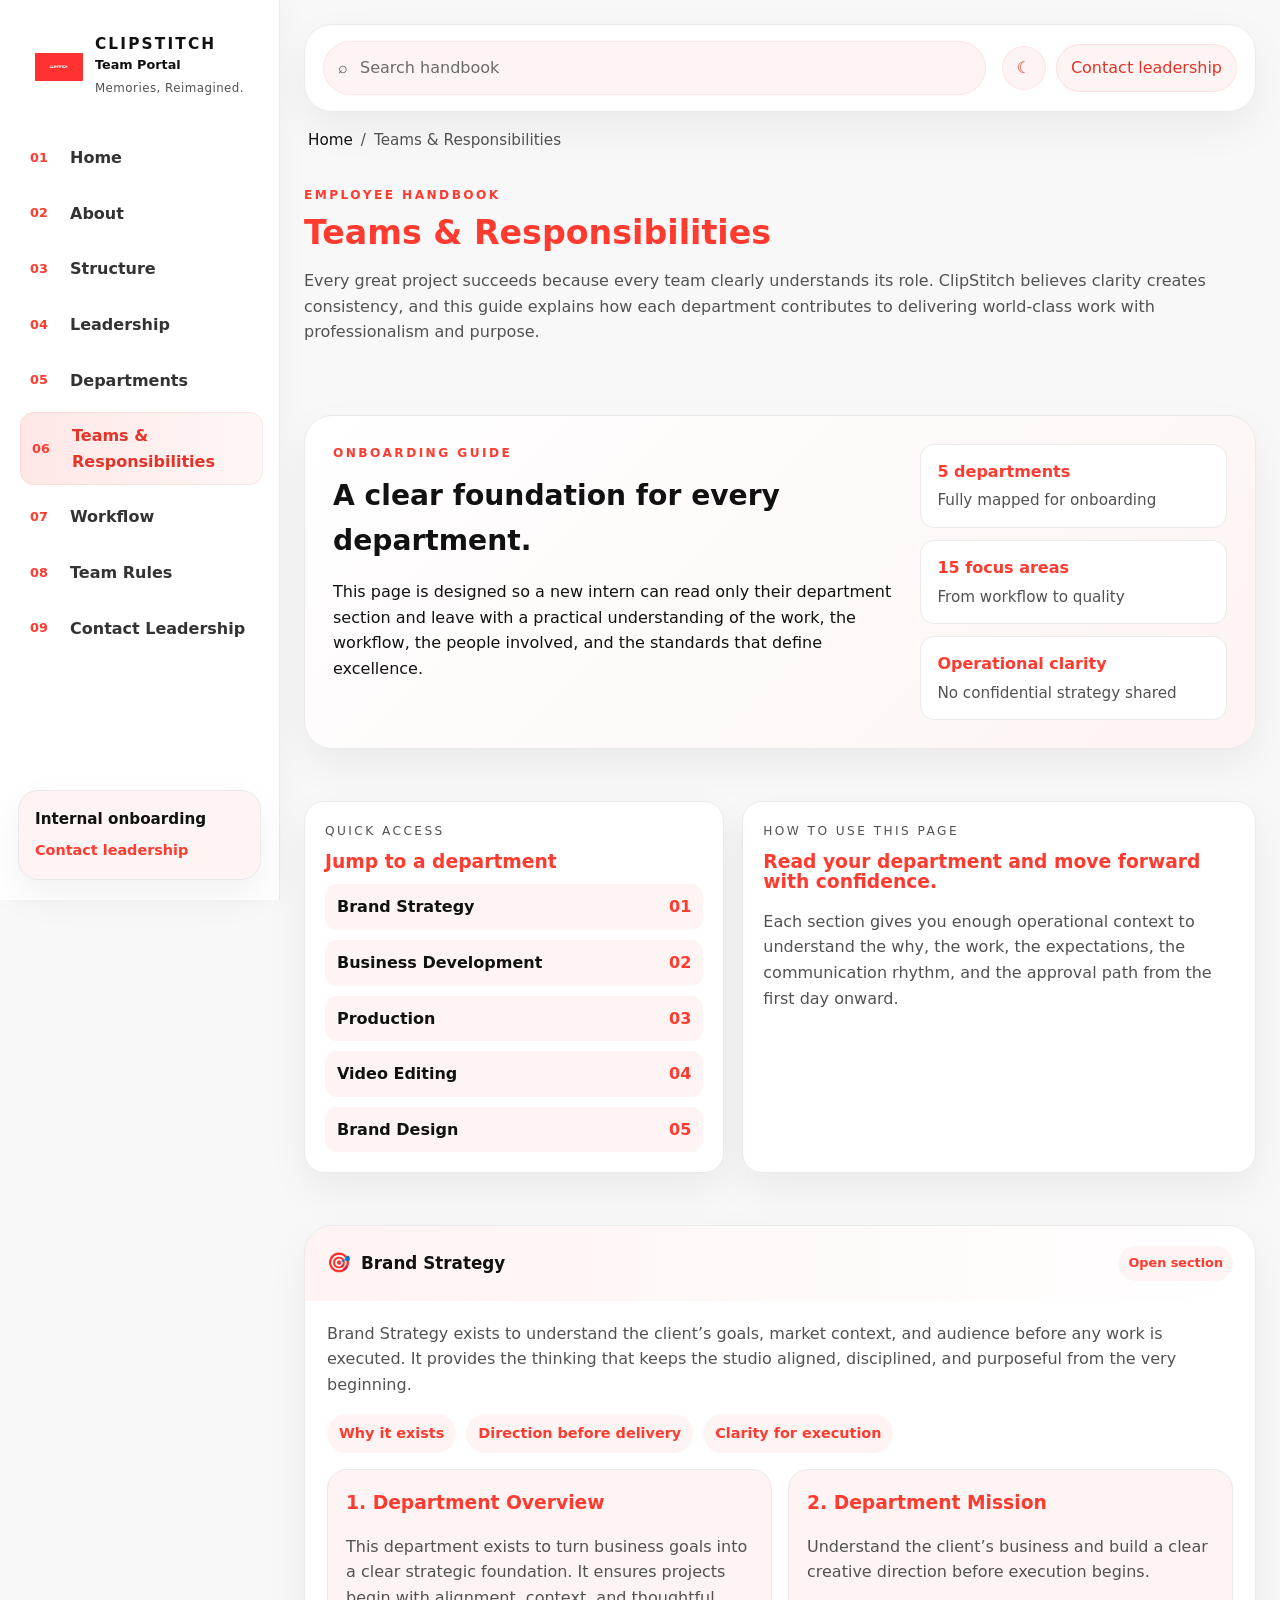
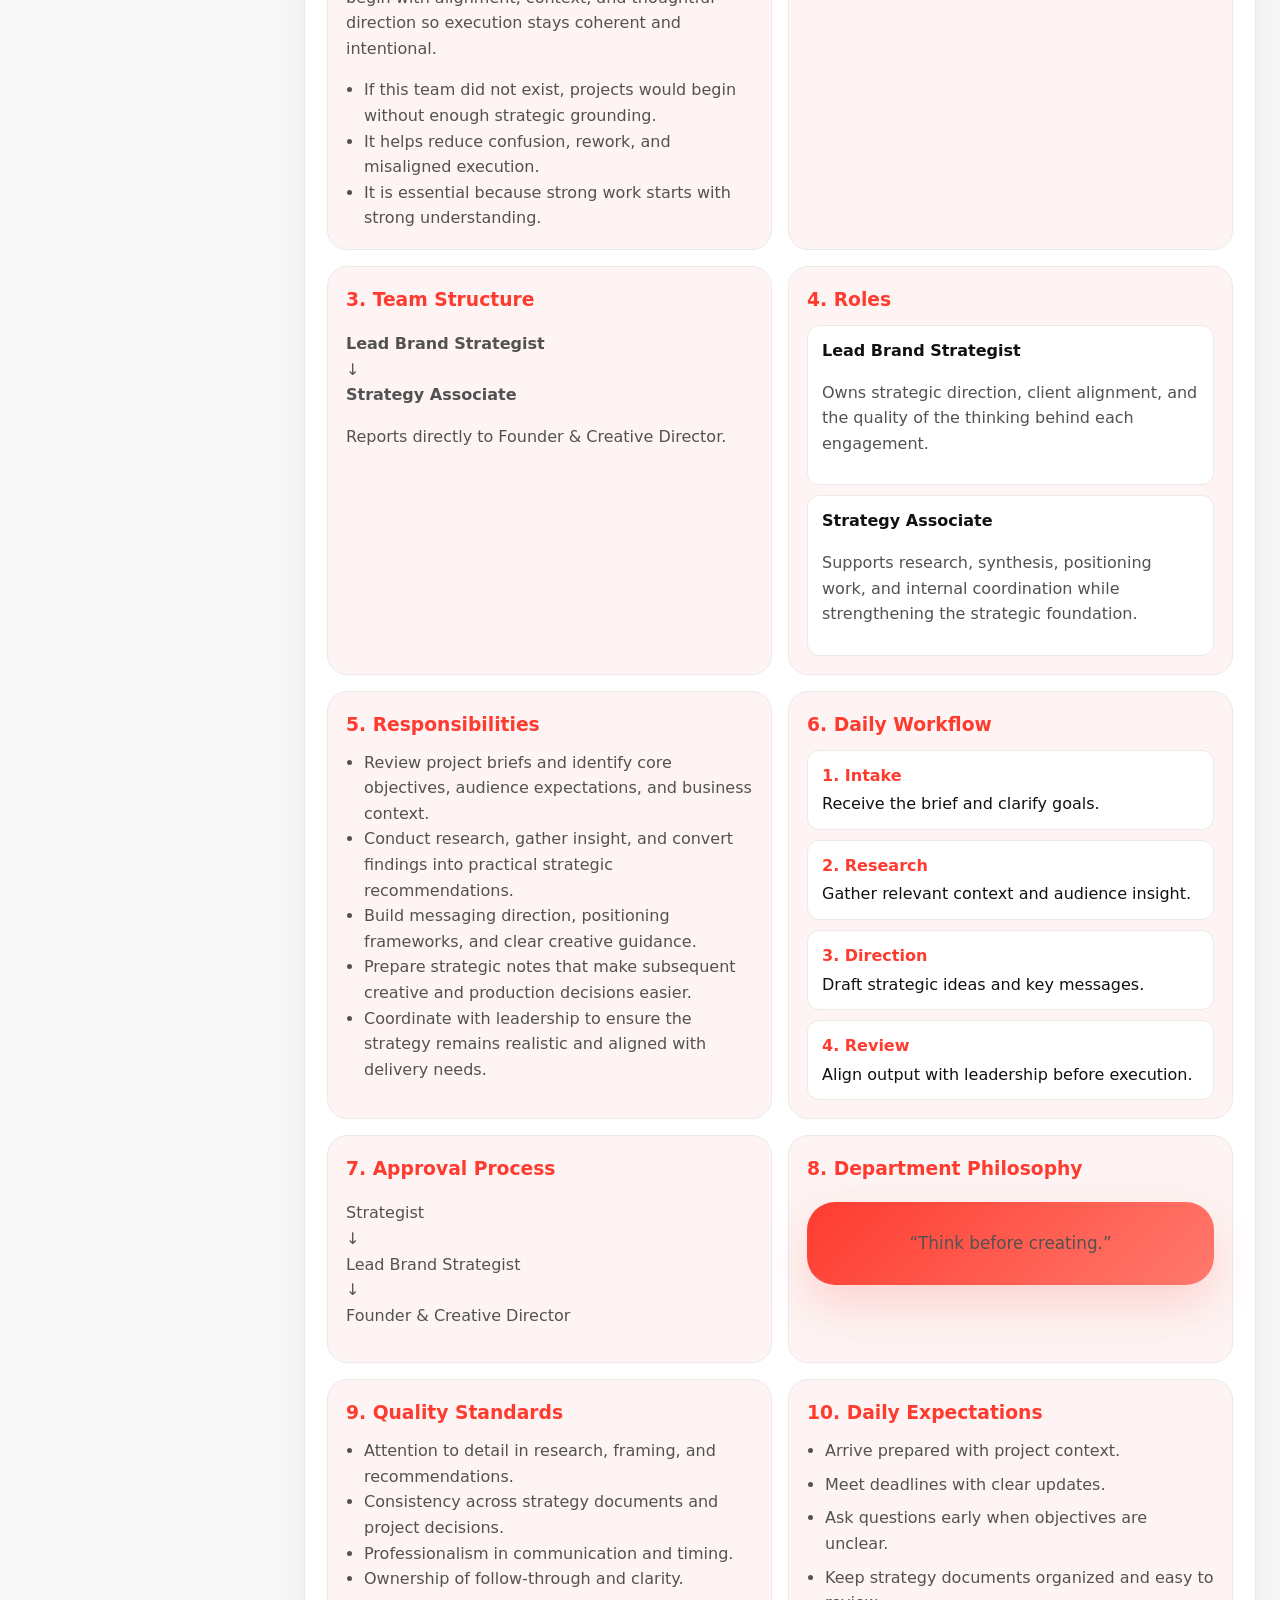
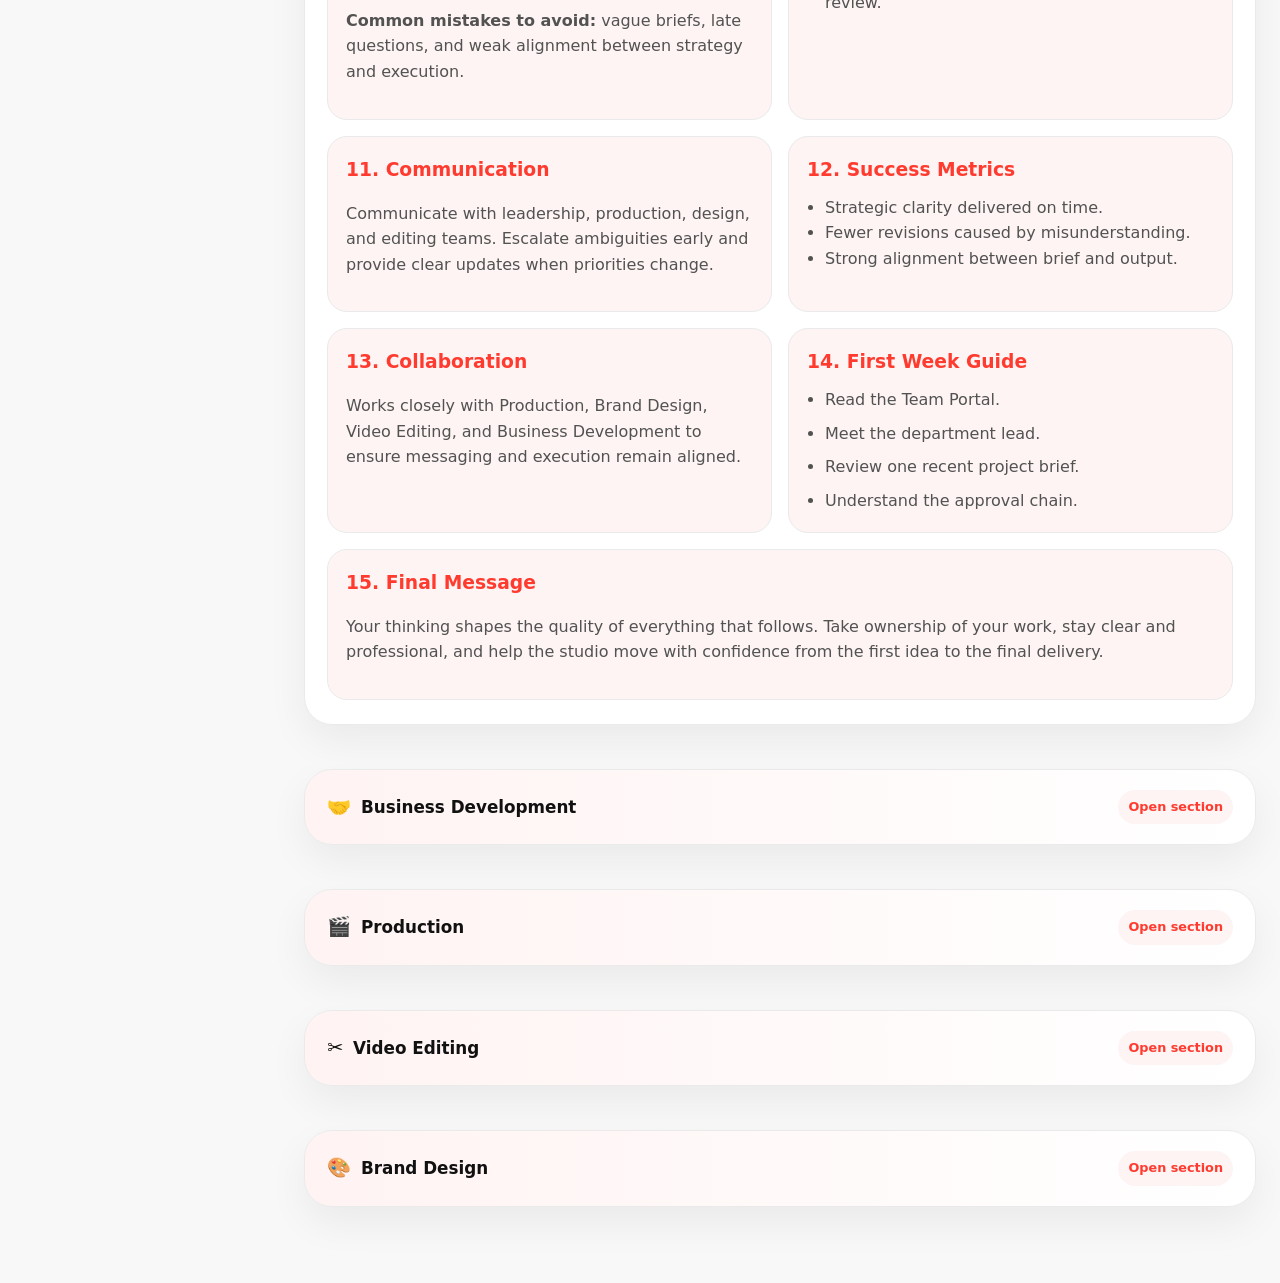
<file: pages/teams-responsibilities.html>
<!DOCTYPE html>
<html lang="en">
  <head>
    <meta charset="UTF-8" />
    <meta name="viewport" content="width=device-width, initial-scale=1.0" />
    <title>Teams & Responsibilities | ClipStitch Team Portal</title>
    <meta
      name="description"
      content="A premium onboarding handbook explaining every department’s purpose, responsibilities, workflow, and expectations at ClipStitch."
    />
    <link rel="stylesheet" href="../style.css" />
  </head>
  <body data-page="teams">
    <div class="page-loader" aria-hidden="true">
      <div class="loader-ring"></div>
    </div>

    <div class="app-shell">
      <aside class="sidebar" id="sidebar">
        <a class="brand-block" href="../index.html" aria-label="ClipStitch home">
          <img src="../assets/logos/clipstitch-logo.jpg" alt="ClipStitch logo" />
          <span class="brand-text">
            <strong>CLIPSTITCH</strong>
            <small>Team Portal</small>
            <span class="brand-tagline">Memories, Reimagined.</span>
          </span>
        </a>

        <nav class="sidebar-nav" aria-label="Primary">
          <a class="nav-link" href="../index.html"><span>01</span><strong>Home</strong></a>
          <a class="nav-link" href="about.html"><span>02</span><strong>About</strong></a>
          <a class="nav-link" href="company-structure.html"><span>03</span><strong>Structure</strong></a>
          <a class="nav-link" href="leadership.html"><span>04</span><strong>Leadership</strong></a>
          <a class="nav-link" href="departments.html"><span>05</span><strong>Departments</strong></a>
          <a class="nav-link active" href="teams-responsibilities.html"><span>06</span><strong>Teams & Responsibilities</strong></a>
          <a class="nav-link" href="workflow.html"><span>07</span><strong>Workflow</strong></a>
          <a class="nav-link" href="team-rules.html"><span>08</span><strong>Team Rules</strong></a>
          <a class="nav-link" href="contact.html"><span>09</span><strong>Contact Leadership</strong></a>
        </nav>

        <div class="sidebar-footer">
          <p>Internal onboarding</p>
          <a href="contact.html">Contact leadership</a>
        </div>
      </aside>

      <div class="main-panel">
        <header class="topbar">
          <button class="icon-button mobile-only" id="sidebarToggle" aria-label="Toggle navigation">☰</button>
          <div class="search-box">
            <span>⌕</span>
            <input id="globalSearch" type="text" placeholder="Search handbook" aria-label="Search handbook" />
          </div>
          <div class="topbar-actions">
            <button class="icon-button" id="themeToggle" aria-label="Toggle dark mode">☾</button>
            <a class="pill-link" href="contact.html">Contact leadership</a>
          </div>
        </header>

        <nav class="breadcrumbs" aria-label="Breadcrumb">
          <a href="../index.html">Home</a>
          <span>/</span>
          <span>Teams & Responsibilities</span>
        </nav>

        <main class="page-content">
          <section class="page-title reveal search-target">
            <p class="eyebrow">Employee handbook</p>
            <h1>Teams & Responsibilities</h1>
            <p class="page-intro">
              Every great project succeeds because every team clearly understands its role. ClipStitch believes clarity creates consistency, and this guide explains how each department contributes to delivering world-class work with professionalism and purpose.
            </p>
          </section>

          <section class="hero-intro reveal search-target">
            <div class="hero-copy">
              <p class="eyebrow">Onboarding guide</p>
              <h2>A clear foundation for every department.</h2>
              <p>
                This page is designed so a new intern can read only their department section and leave with a practical understanding of the work, the workflow, the people involved, and the standards that define excellence.
              </p>
            </div>
            <div class="hero-stats">
              <div class="mini-stat">
                <strong>5 departments</strong>
                <span>Fully mapped for onboarding</span>
              </div>
              <div class="mini-stat">
                <strong>15 focus areas</strong>
                <span>From workflow to quality</span>
              </div>
              <div class="mini-stat">
                <strong>Operational clarity</strong>
                <span>No confidential strategy shared</span>
              </div>
            </div>
          </section>

          <section class="toc-shell reveal">
            <div class="card toc-card search-target">
              <p class="eyebrow">Quick access</p>
              <h3>Jump to a department</h3>
              <div class="toc-list">
                <a href="#brand-strategy">Brand Strategy <span>01</span></a>
                <a href="#business-development">Business Development <span>02</span></a>
                <a href="#production">Production <span>03</span></a>
                <a href="#video-editing">Video Editing <span>04</span></a>
                <a href="#brand-design">Brand Design <span>05</span></a>
              </div>
            </div>

            <div class="card search-target">
              <p class="eyebrow">How to use this page</p>
              <h3>Read your department and move forward with confidence.</h3>
              <p>
                Each section gives you enough operational context to understand the why, the work, the expectations, the communication rhythm, and the approval path from the first day onward.
              </p>
            </div>
          </section>

          <section class="department-section reveal search-target" id="brand-strategy">
            <details class="dept-accordion" open>
              <summary>
                <span class="dept-title"><span class="dept-icon">🎯</span>Brand Strategy</span>
                <span class="summary-pill">Open section</span>
              </summary>
              <div class="dept-body">
                <p class="dept-intro">
                  Brand Strategy exists to understand the client’s goals, market context, and audience before any work is executed. It provides the thinking that keeps the studio aligned, disciplined, and purposeful from the very beginning.
                </p>
                <div class="dept-chip-row">
                  <span class="chip">Why it exists</span>
                  <span class="chip">Direction before delivery</span>
                  <span class="chip">Clarity for execution</span>
                </div>

                <div class="dept-grid">
                  <article class="info-card">
                    <h3>1. Department Overview</h3>
                    <p>This department exists to turn business goals into a clear strategic foundation. It ensures projects begin with alignment, context, and thoughtful direction so execution stays coherent and intentional.</p>
                    <ul>
                      <li>If this team did not exist, projects would begin without enough strategic grounding.</li>
                      <li>It helps reduce confusion, rework, and misaligned execution.</li>
                      <li>It is essential because strong work starts with strong understanding.</li>
                    </ul>
                  </article>
                  <article class="info-card">
                    <h3>2. Department Mission</h3>
                    <p>Understand the client’s business and build a clear creative direction before execution begins.</p>
                  </article>
                </div>

                <div class="dept-grid">
                  <article class="info-card">
                    <h3>3. Team Structure</h3>
                    <p><strong>Lead Brand Strategist</strong><br />↓<br /><strong>Strategy Associate</strong></p>
                    <p>Reports directly to Founder & Creative Director.</p>
                  </article>
                  <article class="info-card">
                    <h3>4. Roles</h3>
                    <div class="role-stack">
                      <div class="role-card">
                        <strong>Lead Brand Strategist</strong>
                        <p>Owns strategic direction, client alignment, and the quality of the thinking behind each engagement.</p>
                      </div>
                      <div class="role-card">
                        <strong>Strategy Associate</strong>
                        <p>Supports research, synthesis, positioning work, and internal coordination while strengthening the strategic foundation.</p>
                      </div>
                    </div>
                  </article>
                </div>

                <div class="dept-grid">
                  <article class="info-card">
                    <h3>5. Responsibilities</h3>
                    <ul>
                      <li>Review project briefs and identify core objectives, audience expectations, and business context.</li>
                      <li>Conduct research, gather insight, and convert findings into practical strategic recommendations.</li>
                      <li>Build messaging direction, positioning frameworks, and clear creative guidance.</li>
                      <li>Prepare strategic notes that make subsequent creative and production decisions easier.</li>
                      <li>Coordinate with leadership to ensure the strategy remains realistic and aligned with delivery needs.</li>
                    </ul>
                  </article>
                  <article class="info-card">
                    <h3>6. Daily Workflow</h3>
                    <div class="workflow-grid">
                      <div class="workflow-step"><strong>1. Intake</strong><span>Receive the brief and clarify goals.</span></div>
                      <div class="workflow-step"><strong>2. Research</strong><span>Gather relevant context and audience insight.</span></div>
                      <div class="workflow-step"><strong>3. Direction</strong><span>Draft strategic ideas and key messages.</span></div>
                      <div class="workflow-step"><strong>4. Review</strong><span>Align output with leadership before execution.</span></div>
                    </div>
                  </article>
                </div>

                <div class="dept-grid">
                  <article class="info-card">
                    <h3>7. Approval Process</h3>
                    <p>Strategist<br />↓<br />Lead Brand Strategist<br />↓<br />Founder & Creative Director</p>
                  </article>
                  <article class="info-card">
                    <h3>8. Department Philosophy</h3>
                    <p class="quote-card">“Think before creating.”</p>
                  </article>
                </div>

                <div class="dept-grid">
                  <article class="info-card">
                    <h3>9. Quality Standards</h3>
                    <ul>
                      <li>Attention to detail in research, framing, and recommendations.</li>
                      <li>Consistency across strategy documents and project decisions.</li>
                      <li>Professionalism in communication and timing.</li>
                      <li>Ownership of follow-through and clarity.</li>
                    </ul>
                    <p><strong>Common mistakes to avoid:</strong> vague briefs, late questions, and weak alignment between strategy and execution.</p>
                  </article>
                  <article class="info-card">
                    <h3>10. Daily Expectations</h3>
                    <ul class="checklist">
                      <li>Arrive prepared with project context.</li>
                      <li>Meet deadlines with clear updates.</li>
                      <li>Ask questions early when objectives are unclear.</li>
                      <li>Keep strategy documents organized and easy to review.</li>
                    </ul>
                  </article>
                </div>

                <div class="dept-grid">
                  <article class="info-card">
                    <h3>11. Communication</h3>
                    <p>Communicate with leadership, production, design, and editing teams. Escalate ambiguities early and provide clear updates when priorities change.</p>
                  </article>
                  <article class="info-card">
                    <h3>12. Success Metrics</h3>
                    <ul>
                      <li>Strategic clarity delivered on time.</li>
                      <li>Fewer revisions caused by misunderstanding.</li>
                      <li>Strong alignment between brief and output.</li>
                    </ul>
                  </article>
                </div>

                <div class="dept-grid">
                  <article class="info-card">
                    <h3>13. Collaboration</h3>
                    <p>Works closely with Production, Brand Design, Video Editing, and Business Development to ensure messaging and execution remain aligned.</p>
                  </article>
                  <article class="info-card">
                    <h3>14. First Week Guide</h3>
                    <ul class="checklist">
                      <li>Read the Team Portal.</li>
                      <li>Meet the department lead.</li>
                      <li>Review one recent project brief.</li>
                      <li>Understand the approval chain.</li>
                    </ul>
                  </article>
                </div>

                <article class="info-card">
                  <h3>15. Final Message</h3>
                  <p>Your thinking shapes the quality of everything that follows. Take ownership of your work, stay clear and professional, and help the studio move with confidence from the first idea to the final delivery.</p>
                </article>
              </div>
            </details>
          </section>

          <section class="department-section reveal search-target" id="business-development">
            <details class="dept-accordion">
              <summary>
                <span class="dept-title"><span class="dept-icon">🤝</span>Business Development</span>
                <span class="summary-pill">Open section</span>
              </summary>
              <div class="dept-body">
                <p class="dept-intro">
                  Business Development builds meaningful relationships with businesses and turns opportunities into long-term partnerships through clear communication, professionalism, and steady follow-through.
                </p>
                <div class="dept-chip-row">
                  <span class="chip">Relationship building</span>
                  <span class="chip">Opportunity conversion</span>
                  <span class="chip">Client trust</span>
                </div>

                <div class="dept-grid">
                  <article class="info-card">
                    <h3>1. Department Overview</h3>
                    <p>This department exists to create commercial momentum by identifying potential clients, understanding their needs, and presenting our value clearly. It keeps the studio connected with the market and ensures opportunities are handled thoughtfully.</p>
                    <ul>
                      <li>If this team did not exist, inbound demand would be harder to convert and growth would feel inconsistent.</li>
                      <li>It connects the studio’s capabilities with real business needs.</li>
                      <li>It is important because steady relationships produce stronger projects and more sustainable growth.</li>
                    </ul>
                  </article>
                  <article class="info-card">
                    <h3>2. Department Mission</h3>
                    <p>Build meaningful relationships with businesses and convert opportunities into long-term partnerships.</p>
                  </article>
                </div>

                <div class="dept-grid">
                  <article class="info-card">
                    <h3>3. Team Structure</h3>
                    <p><strong>Business Development Executive</strong><br />↓<br /><strong>Business Development Associate</strong></p>
                    <p>Reports to Chief Commercial Officer.</p>
                  </article>
                  <article class="info-card">
                    <h3>4. Roles</h3>
                    <div class="role-stack">
                      <div class="role-card">
                        <strong>Business Development Executive</strong>
                        <p>Owns outreach, conversations, proposals, and relationship development with prospective clients.</p>
                      </div>
                      <div class="role-card">
                        <strong>Business Development Associate</strong>
                        <p>Supports research, follow-up, meeting preparation, and internal coordination for new opportunities.</p>
                      </div>
                    </div>
                  </article>
                </div>

                <div class="dept-grid">
                  <article class="info-card">
                    <h3>5. Responsibilities</h3>
                    <ul>
                      <li>Identify potential opportunities and prepare outreach plans that reflect the client’s context.</li>
                      <li>Schedule conversations, lead discovery calls, and gather business needs.</li>
                      <li>Prepare proposals, follow-up notes, and internal summaries for leadership review.</li>
                      <li>Maintain consistent communication during the pursuit and onboarding phases.</li>
                      <li>Support strong client experiences by keeping details organized and timely.</li>
                    </ul>
                  </article>
                  <article class="info-card">
                    <h3>6. Daily Workflow</h3>
                    <div class="workflow-grid">
                      <div class="workflow-step"><strong>1. Outreach</strong><span>Start conversations with relevant prospects.</span></div>
                      <div class="workflow-step"><strong>2. Discovery</strong><span>Learn needs, goals, and timing.</span></div>
                      <div class="workflow-step"><strong>3. Proposal</strong><span>Prepare materials and next steps.</span></div>
                      <div class="workflow-step"><strong>4. Follow-up</strong><span>Stay consistent until the opportunity closes.</span></div>
                    </div>
                  </article>
                </div>

                <div class="dept-grid">
                  <article class="info-card">
                    <h3>7. Approval Process</h3>
                    <p>Business Development Associate<br />↓<br />Business Development Executive<br />↓<br />Chief Commercial Officer</p>
                  </article>
                  <article class="info-card">
                    <h3>8. Department Philosophy</h3>
                    <p class="quote-card">“Build trust before asking for business.”</p>
                  </article>
                </div>

                <div class="dept-grid">
                  <article class="info-card">
                    <h3>9. Quality Standards</h3>
                    <ul>
                      <li>Clear, respectful communication at every stage.</li>
                      <li>Professional follow-up and accurate detail keeping.</li>
                      <li>Strong listening and thoughtful preparation.</li>
                      <li>Timely updates and disciplined pipeline management.</li>
                    </ul>
                    <p><strong>Common mistakes to avoid:</strong> inconsistent follow-up, unclear proposals, and delayed responses.</p>
                  </article>
                  <article class="info-card">
                    <h3>10. Daily Expectations</h3>
                    <ul class="checklist">
                      <li>Maintain an organized opportunity tracker.</li>
                      <li>Respond to inquiries promptly.</li>
                      <li>Keep relationship notes clear and useful.</li>
                      <li>Share progress with leadership regularly.</li>
                    </ul>
                  </article>
                </div>

                <div class="dept-grid">
                  <article class="info-card">
                    <h3>11. Communication</h3>
                    <p>Communicate with leadership, strategy, production, and client contacts. Escalate sensitive situations or complex deals early.</p>
                  </article>
                  <article class="info-card">
                    <h3>12. Success Metrics</h3>
                    <ul>
                      <li>Meetings booked.</li>
                      <li>Proposal quality.</li>
                      <li>Follow-up consistency.</li>
                      <li>Long-term relationship strength.</li>
                    </ul>
                  </article>
                </div>

                <div class="dept-grid">
                  <article class="info-card">
                    <h3>13. Collaboration</h3>
                    <p>Works closely with leadership, strategy, production, and design to make sure the commercial conversation matches the studio’s capacity and creative direction.</p>
                  </article>
                  <article class="info-card">
                    <h3>14. First Week Guide</h3>
                    <ul class="checklist">
                      <li>Review the current pipeline.</li>
                      <li>Learn template and follow-up process.</li>
                      <li>Attend a discovery call.</li>
                      <li>Understand what makes a strong proposal.</li>
                    </ul>
                  </article>
                </div>

                <article class="info-card">
                  <h3>15. Final Message</h3>
                  <p>Trust, consistency, and professionalism are what turn conversations into lasting partnerships. Bring calm energy to every interaction and treat each opportunity with care.</p>
                </article>
              </div>
            </details>
          </section>

          <section class="department-section reveal search-target" id="production">
            <details class="dept-accordion">
              <summary>
                <span class="dept-title"><span class="dept-icon">🎬</span>Production</span>
                <span class="summary-pill">Open section</span>
              </summary>
              <div class="dept-body">
                <p class="dept-intro">
                  Production ensures that each project is organized, prepared, and executed smoothly. It keeps the operational side disciplined so creative work can happen without avoidable friction.
                </p>
                <div class="dept-chip-row">
                  <span class="chip">Planning and coordination</span>
                  <span class="chip">Execution support</span>
                  <span class="chip">Delivery discipline</span>
                </div>

                <div class="dept-grid">
                  <article class="info-card">
                    <h3>1. Department Overview</h3>
                    <p>This department exists to keep every project moving with structure and clarity. It coordinates the practical side of delivery so shoot plans, timelines, assets, and expectations remain clear.</p>
                    <ul>
                      <li>If this team did not exist, projects would be harder to organize and more likely to run into delays.</li>
                      <li>It helps the studio stay reliable, prepared, and consistent.</li>
                      <li>It is important because strong projects depend on excellent execution planning.</li>
                    </ul>
                  </article>
                  <article class="info-card">
                    <h3>2. Department Mission</h3>
                    <p>Capture visuals that communicate the intended message with quality and consistency.</p>
                  </article>
                </div>

                <div class="dept-grid">
                  <article class="info-card">
                    <h3>3. Team Structure</h3>
                    <p><strong>Production Team</strong></p>
                    <p>Reports to Chief Operating Officer.</p>
                  </article>
                  <article class="info-card">
                    <h3>4. Roles</h3>
                    <div class="role-stack">
                      <div class="role-card">
                        <strong>Production Lead</strong>
                        <p>Coordinates planning, scheduling, and delivery readiness across the project.</p>
                      </div>
                      <div class="role-card">
                        <strong>Production Support</strong>
                        <p>Handles organization, logistics, readiness checks, and day-to-day project follow-up.</p>
                      </div>
                    </div>
                  </article>
                </div>

                <div class="dept-grid">
                  <article class="info-card">
                    <h3>5. Responsibilities</h3>
                    <ul>
                      <li>Prepare production timelines, shot plans, and internal project checkpoints.</li>
                      <li>Confirm that required assets, approvals, and logistics are ready before work begins.</li>
                      <li>Coordinate with strategy, design, editing, and leadership to reduce misunderstandings.</li>
                      <li>Maintain delivery standards by checking quality, readiness, and completeness.</li>
                      <li>Support fast but thoughtful response when changes affect timing or scope.</li>
                    </ul>
                  </article>
                  <article class="info-card">
                    <h3>6. Daily Workflow</h3>
                    <div class="workflow-grid">
                      <div class="workflow-step"><strong>1. Planning</strong><span>Confirm scope, timing, and requirements.</span></div>
                      <div class="workflow-step"><strong>2. Setup</strong><span>Prepare crew, assets, and logistics.</span></div>
                      <div class="workflow-step"><strong>3. Execution</strong><span>Run production with clear updates.</span></div>
                      <div class="workflow-step"><strong>4. Review</strong><span>Confirm output against quality expectations.</span></div>
                    </div>
                  </article>
                </div>

                <div class="dept-grid">
                  <article class="info-card">
                    <h3>7. Approval Process</h3>
                    <p>Production Team<br />↓<br />Chief Operating Officer<br />↓<br />Founder when required</p>
                  </article>
                  <article class="info-card">
                    <h3>8. Department Philosophy</h3>
                    <p class="quote-card">“Preparation creates better execution.”</p>
                  </article>
                </div>

                <div class="dept-grid">
                  <article class="info-card">
                    <h3>9. Quality Standards</h3>
                    <ul>
                      <li>Prepared execution with fewer avoidable errors.</li>
                      <li>Consistency in scheduling, file handling, and communication.</li>
                      <li>Professional conduct in the field and in internal coordination.</li>
                      <li>Strong ownership of timelines and readiness.</li>
                    </ul>
                    <p><strong>Common mistakes to avoid:</strong> missing prep steps, unclear handoff, and poor internal updates.</p>
                  </article>
                  <article class="info-card">
                    <h3>10. Daily Expectations</h3>
                    <ul class="checklist">
                      <li>Arrive prepared and organized.</li>
                      <li>Keep production documents updated.</li>
                      <li>Notify leadership early about blockers.</li>
                      <li>Maintain a calm, professional workflow under pressure.</li>
                    </ul>
                  </article>
                </div>

                <div class="dept-grid">
                  <article class="info-card">
                    <h3>11. Communication</h3>
                    <p>Communicate with strategy, editing, design, leadership, and external contributors. Escalate changes or delivery concerns quickly and with context.</p>
                  </article>
                  <article class="info-card">
                    <h3>12. Success Metrics</h3>
                    <ul>
                      <li>On-time readiness.</li>
                      <li>Fewer production delays.</li>
                      <li>Clear preparation and handoff quality.</li>
                      <li>Delivery consistency.</li>
                    </ul>
                  </article>
                </div>

                <div class="dept-grid">
                  <article class="info-card">
                    <h3>13. Collaboration</h3>
                    <p>Coordinates with Brand Strategy, Video Editing, Brand Design, and Business Development to make sure the production plan supports the broader project goals.</p>
                  </article>
                  <article class="info-card">
                    <h3>14. First Week Guide</h3>
                    <ul class="checklist">
                      <li>Review the current project calendar.</li>
                      <li>Learn the file and asset naming structure.</li>
                      <li>Attend one production briefing.</li>
                      <li>Understand the handoff points.</li>
                    </ul>
                  </article>
                </div>

                <article class="info-card">
                  <h3>15. Final Message</h3>
                  <p>Great work depends on disciplined preparation. Be dependable, stay organized, and help the team create a smooth, professional experience from start to finish.</p>
                </article>
              </div>
            </details>
          </section>

          <section class="department-section reveal search-target" id="video-editing">
            <details class="dept-accordion">
              <summary>
                <span class="dept-title"><span class="dept-icon">✂️</span>Video Editing</span>
                <span class="summary-pill">Open section</span>
              </summary>
              <div class="dept-body">
                <p class="dept-intro">
                  Video Editing transforms raw footage into focused, compelling stories that support the project’s objectives and maintain a polished final experience.
                </p>
                <div class="dept-chip-row">
                  <span class="chip">Story shaping</span>
                  <span class="chip">Polish and pacing</span>
                  <span class="chip">Workflow discipline</span>
                </div>

                <div class="dept-grid">
                  <article class="info-card">
                    <h3>1. Department Overview</h3>
                    <p>This department exists to turn raw material into a coherent, engaging story. It brings rhythm, clarity, and refinement to the final deliverables so the work feels polished and purposeful.</p>
                    <ul>
                      <li>If this team did not exist, the final content would feel unfinished and harder to understand.</li>
                      <li>It strengthens storytelling and helps maintain a high standard of presentation.</li>
                      <li>It is important because the final impression often depends on how the pieces are shaped and delivered.</li>
                    </ul>
                  </article>
                  <article class="info-card">
                    <h3>2. Department Mission</h3>
                    <p>Transform raw footage into compelling visual stories that achieve project objectives.</p>
                  </article>
                </div>

                <div class="dept-grid">
                  <article class="info-card">
                    <h3>3. Team Structure</h3>
                    <p><strong>Lead Video Editor</strong><br />↓<br /><strong>Video Editor</strong></p>
                    <p>Reports to Chief Operating Officer.</p>
                  </article>
                  <article class="info-card">
                    <h3>4. Roles</h3>
                    <div class="role-stack">
                      <div class="role-card">
                        <strong>Lead Video Editor</strong>
                        <p>Shapes the story, reviews the edit, and ensures consistency with direction and quality standards.</p>
                      </div>
                      <div class="role-card">
                        <strong>Video Editor</strong>
                        <p>Executes edits, organizes footage, and prepares revisions efficiently and thoughtfully.</p>
                      </div>
                    </div>
                  </article>
                </div>

                <div class="dept-grid">
                  <article class="info-card">
                    <h3>5. Responsibilities</h3>
                    <ul>
                      <li>Review footage and develop a clear structure that supports the intended story.</li>
                      <li>Prepare edits that balance pacing, clarity, and visual quality.</li>
                      <li>Apply revisions based on feedback while maintaining the core objective of the piece.</li>
                      <li>Ensure the final deliverable is polished, organized, and ready for review.</li>
                      <li>Keep media and project files structured so updates are easy to manage.</li>
                    </ul>
                  </article>
                  <article class="info-card">
                    <h3>6. Daily Workflow</h3>
                    <div class="workflow-grid">
                      <div class="workflow-step"><strong>1. Intake</strong><span>Receive footage and brief.</span></div>
                      <div class="workflow-step"><strong>2. Assembly</strong><span>Create the first draft structure.</span></div>
                      <div class="workflow-step"><strong>3. Review</strong><span>Share drafts for internal feedback.</span></div>
                      <div class="workflow-step"><strong>4. Finalize</strong><span>Polish and prepare the approved version.</span></div>
                    </div>
                  </article>
                </div>

                <div class="dept-grid">
                  <article class="info-card">
                    <h3>7. Approval Process</h3>
                    <p>Video Editor<br />↓<br />Lead Video Editor<br />↓<br />Chief Operating Officer</p>
                  </article>
                  <article class="info-card">
                    <h3>8. Department Philosophy</h3>
                    <p class="quote-card">“Every cut should support the story.”</p>
                  </article>
                </div>

                <div class="dept-grid">
                  <article class="info-card">
                    <h3>9. Quality Standards</h3>
                    <ul>
                      <li>Strong storytelling and rhythm.</li>
                      <li>Consistency in tone, pacing, and presentation.</li>
                      <li>Professional delivery and calm revision handling.</li>
                      <li>Responsible file organization and turnaround discipline.</li>
                    </ul>
                    <p><strong>Common mistakes to avoid:</strong> over-editing, weak pacing, and unclear revision feedback.</p>
                  </article>
                  <article class="info-card">
                    <h3>10. Daily Expectations</h3>
                    <ul class="checklist">
                      <li>Keep timelines visible and realistic.</li>
                      <li>Maintain organized project versions.</li>
                      <li>Provide clear status updates.</li>
                      <li>Ask for clarification before revising in the wrong direction.</li>
                    </ul>
                  </article>
                </div>

                <div class="dept-grid">
                  <article class="info-card">
                    <h3>11. Communication</h3>
                    <p>Communicate with production, design, leadership, and other team collaborators. Escalate uncertainty or scope changes quickly so work stays aligned.</p>
                  </article>
                  <article class="info-card">
                    <h3>12. Success Metrics</h3>
                    <ul>
                      <li>Editing quality.</li>
                      <li>Turnaround time.</li>
                      <li>Revision count.</li>
                      <li>Storytelling quality.</li>
                    </ul>
                  </article>
                </div>

                <div class="dept-grid">
                  <article class="info-card">
                    <h3>13. Collaboration</h3>
                    <p>Works closely with Production, Brand Design, and Strategy to turn captured assets into a final story that feels coordinated and intentional.</p>
                  </article>
                  <article class="info-card">
                    <h3>14. First Week Guide</h3>
                    <ul class="checklist">
                      <li>Review recent edits.</li>
                      <li>Understand the revision process.</li>
                      <li>Learn the naming and server structure.</li>
                      <li>Observe one full review cycle.</li>
                    </ul>
                  </article>
                </div>

                <article class="info-card">
                  <h3>15. Final Message</h3>
                  <p>Every cut matters because every cut shapes how the audience experiences the work. Be thoughtful, stay attentive, and keep raising the standard of the final result.</p>
                </article>
              </div>
            </details>
          </section>

          <section class="department-section reveal search-target" id="brand-design">
            <details class="dept-accordion">
              <summary>
                <span class="dept-title"><span class="dept-icon">🎨</span>Brand Design</span>
                <span class="summary-pill">Open section</span>
              </summary>
              <div class="dept-body">
                <p class="dept-intro">
                  Brand Design translates strategy into visual assets that strengthen brand identity, communication, and audience recognition. It is responsible for making the work look clear, cohesive, and professional.
                </p>
                <div class="dept-chip-row">
                  <span class="chip">Visual communication</span>
                  <span class="chip">Brand consistency</span>
                  <span class="chip">Design execution</span>
                </div>

                <div class="dept-grid">
                  <article class="info-card">
                    <h3>1. Department Overview</h3>
                    <p>This department exists to turn strategic direction into visual systems and polished assets. It ensures that the work communicates clearly, feels consistent, and supports the client’s brand presence.</p>
                    <ul>
                      <li>If this team did not exist, the studio’s output would lack visual cohesion and brand clarity.</li>
                      <li>It helps communicate ideas faster and more effectively.</li>
                      <li>It is important because strong design creates trust and distinction.</li>
                    </ul>
                  </article>
                  <article class="info-card">
                    <h3>2. Department Mission</h3>
                    <p>Create visual assets that strengthen brand identity and communication.</p>
                  </article>
                </div>

                <div class="dept-grid">
                  <article class="info-card">
                    <h3>3. Team Structure</h3>
                    <p><strong>Lead Brand Designer</strong><br />↓<br /><strong>Brand Designer</strong></p>
                    <p>Reports to Chief Operating Officer.</p>
                  </article>
                  <article class="info-card">
                    <h3>4. Roles</h3>
                    <div class="role-stack">
                      <div class="role-card">
                        <strong>Lead Brand Designer</strong>
                        <p>Owns final design direction, consistency, and review quality across deliverables.</p>
                      </div>
                      <div class="role-card">
                        <strong>Brand Designer</strong>
                        <p>Builds assets, applies systems, and prepares polished design work for review and delivery.</p>
                      </div>
                    </div>
                  </article>
                </div>

                <div class="dept-grid">
                  <article class="info-card">
                    <h3>5. Responsibilities</h3>
                    <ul>
                      <li>Create visual concepts that align with project goals and brand direction.</li>
                      <li>Develop and refine assets with clarity, consistency, and strong composition.</li>
                      <li>Maintain brand alignment across layouts, systems, and presentations.</li>
                      <li>Prepare designs that are ready for review and usable in production.</li>
                      <li>Respond to feedback with thoughtful updates that preserve the core intent.</li>
                    </ul>
                  </article>
                  <article class="info-card">
                    <h3>6. Daily Workflow</h3>
                    <div class="workflow-grid">
                      <div class="workflow-step"><strong>1. Receive brief</strong><span>Understand the project direction.</span></div>
                      <div class="workflow-step"><strong>2. Develop concept</strong><span>Shape the visual approach.</span></div>
                      <div class="workflow-step"><strong>3. Refine</strong><span>Adjust details and align with review feedback.</span></div>
                      <div class="workflow-step"><strong>4. Deliver</strong><span>Provide polished assets for handoff.</span></div>
                    </div>
                  </article>
                </div>

                <div class="dept-grid">
                  <article class="info-card">
                    <h3>7. Approval Process</h3>
                    <p>Brand Designer<br />↓<br />Lead Brand Designer<br />↓<br />Chief Operating Officer<br />↓<br />Founder if required</p>
                  </article>
                  <article class="info-card">
                    <h3>8. Department Philosophy</h3>
                    <p class="quote-card">“Design should communicate before it decorates.”</p>
                  </article>
                </div>

                <div class="dept-grid">
                  <article class="info-card">
                    <h3>9. Quality Standards</h3>
                    <ul>
                      <li>Visual consistency and thoughtful composition.</li>
                      <li>Clear communication through layout, hierarchy, and detail.</li>
                      <li>Professional presentation and careful revision handling.</li>
                      <li>Strong ownership of deadlines and design readiness.</li>
                    </ul>
                    <p><strong>Common mistakes to avoid:</strong> inconsistent styling, weak hierarchy, and late revisions that disrupt workflow.</p>
                  </article>
                  <article class="info-card">
                    <h3>10. Daily Expectations</h3>
                    <ul class="checklist">
                      <li>Keep files organized and clearly named.</li>
                      <li>Check work against the brief before sending.</li>
                      <li>Share progress regularly and clearly.</li>
                      <li>Respond professionally to feedback and changes.</li>
                    </ul>
                  </article>
                </div>

                <div class="dept-grid">
                  <article class="info-card">
                    <h3>11. Communication</h3>
                    <p>Communicate with strategy, production, editing, and leadership. Escalate uncertainty early and confirm that creative decisions remain aligned to the direction.</p>
                  </article>
                  <article class="info-card">
                    <h3>12. Success Metrics</h3>
                    <ul>
                      <li>Visual consistency.</li>
                      <li>Brand alignment.</li>
                      <li>Client satisfaction.</li>
                      <li>Timely and polished delivery.</li>
                    </ul>
                  </article>
                </div>

                <div class="dept-grid">
                  <article class="info-card">
                    <h3>13. Collaboration</h3>
                    <p>Works in close coordination with Strategy, Production, Editing, and Business Development to ensure the final visual work feels intentional, clear, and commercially strong.</p>
                  </article>
                  <article class="info-card">
                    <h3>14. First Week Guide</h3>
                    <ul class="checklist">
                      <li>Review brand references and systems.</li>
                      <li>Learn the design workflow and approvals.</li>
                      <li>Complete a sample task.</li>
                      <li>Understand file and version structure.</li>
                    </ul>
                  </article>
                </div>

                <article class="info-card">
                  <h3>15. Final Message</h3>
                  <p>Design has the power to communicate clearly and create lasting recognition. Take pride in the details, protect consistency, and make every asset feel thoughtful and intentional.</p>
                </article>
              </div>
            </details>
          </section>
        </main>
      </div>
    </div>

    <button class="back-to-top" id="backToTop" aria-label="Back to top">↑</button>
    <div class="progress-bar" id="progressBar"></div>
    <div class="empty-state">No matching content found.</div>

    <script src="../script.js"></script>
  </body>
</html>
</file>
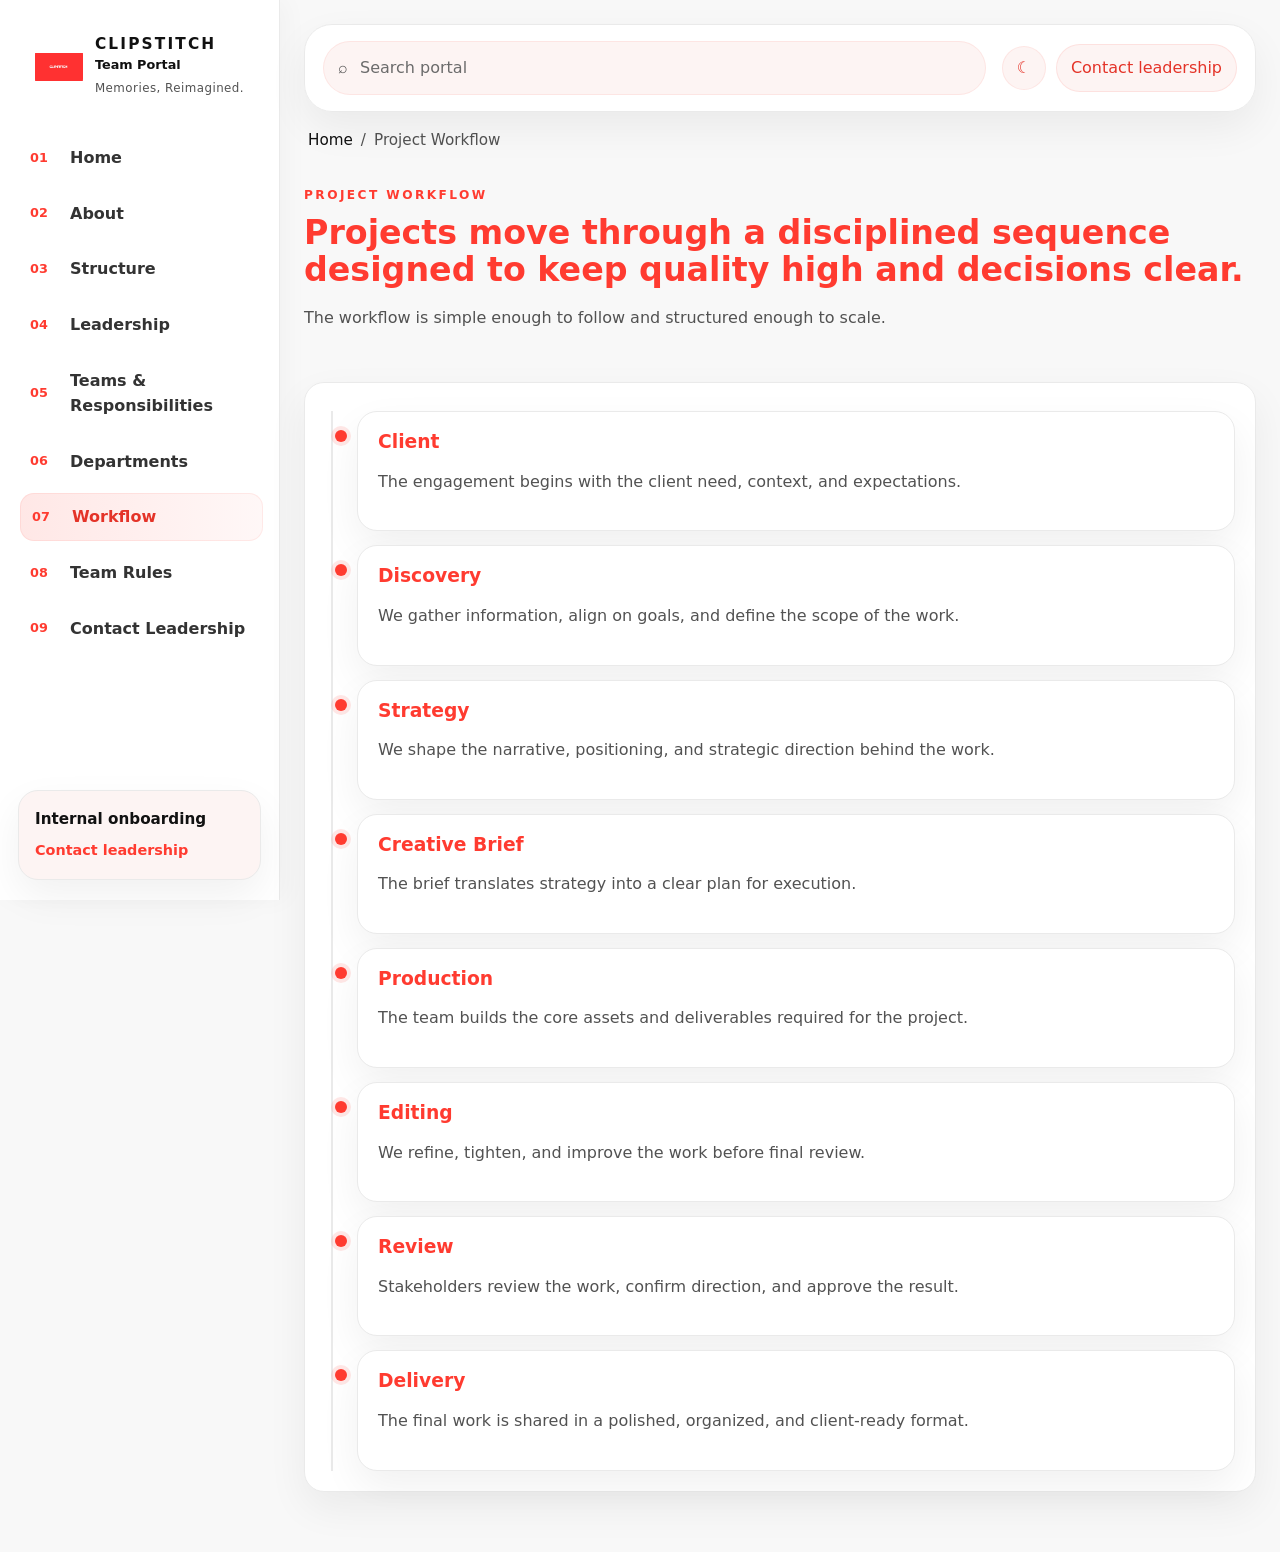
<file: pages/workflow.html>
<!DOCTYPE html>
<html lang="en">
  <head>
    <meta charset="UTF-8" />
    <meta name="viewport" content="width=device-width, initial-scale=1.0" />
    <title>Project Workflow | Team Portal</title>
    <link rel="stylesheet" href="../style.css" />
  </head>
  <body data-page="workflow">
    <div class="page-loader" aria-hidden="true">
      <div class="loader-ring"></div>
    </div>

    <div class="app-shell">
      <aside class="sidebar" id="sidebar">
        <a class="brand-block" href="../index.html" aria-label="ClipStitch home">
          <img src="../assets/logos/clipstitch-logo.jpg" alt="ClipStitch logo" />
          <span class="brand-text">
            <strong>CLIPSTITCH</strong>
            <small>Team Portal</small>
            <span class="brand-tagline">Memories, Reimagined.</span>
          </span>
        </a>

        <nav class="sidebar-nav" aria-label="Primary">
          <a class="nav-link" href="../index.html"><span>01</span><strong>Home</strong></a>
          <a class="nav-link" href="about.html"><span>02</span><strong>About</strong></a>
          <a class="nav-link" href="company-structure.html"><span>03</span><strong>Structure</strong></a>
          <a class="nav-link" href="leadership.html"><span>04</span><strong>Leadership</strong></a>
          <a class="nav-link" href="teams-responsibilities.html"><span>05</span><strong>Teams & Responsibilities</strong></a>
          <a class="nav-link" href="departments.html"><span>06</span><strong>Departments</strong></a>
          <a class="nav-link active" href="workflow.html"><span>07</span><strong>Workflow</strong></a>
          <a class="nav-link" href="team-rules.html"><span>08</span><strong>Team Rules</strong></a>
          <a class="nav-link" href="contact.html"><span>09</span><strong>Contact Leadership</strong></a>
        </nav>

        <div class="sidebar-footer">
          <p>Internal onboarding</p>
          <a href="contact.html">Contact leadership</a>
        </div>
      </aside>

      <div class="main-panel">
        <header class="topbar">
          <button class="icon-button mobile-only" id="sidebarToggle" aria-label="Toggle navigation">☰</button>
          <div class="search-box">
            <span>⌕</span>
            <input id="globalSearch" type="text" placeholder="Search portal" aria-label="Search portal" />
          </div>
          <div class="topbar-actions">
            <button class="icon-button" id="themeToggle" aria-label="Toggle dark mode">☾</button>
            <a class="pill-link" href="contact.html">Contact leadership</a>
          </div>
        </header>

        <nav class="breadcrumbs" aria-label="Breadcrumb">
          <a href="../index.html">Home</a>
          <span>/</span>
          <span>Project Workflow</span>
        </nav>

        <main class="page-content">
          <section class="page-title reveal">
            <p class="eyebrow">Project workflow</p>
            <h1>Projects move through a disciplined sequence designed to keep quality high and decisions clear.</h1>
            <p class="page-intro">The workflow is simple enough to follow and structured enough to scale.</p>
          </section>

          <section class="card reveal">
            <div class="timeline">
              <article class="timeline-card search-target">
                <h3>Client</h3>
                <p>The engagement begins with the client need, context, and expectations.</p>
              </article>
              <article class="timeline-card search-target">
                <h3>Discovery</h3>
                <p>We gather information, align on goals, and define the scope of the work.</p>
              </article>
              <article class="timeline-card search-target">
                <h3>Strategy</h3>
                <p>We shape the narrative, positioning, and strategic direction behind the work.</p>
              </article>
              <article class="timeline-card search-target">
                <h3>Creative Brief</h3>
                <p>The brief translates strategy into a clear plan for execution.</p>
              </article>
              <article class="timeline-card search-target">
                <h3>Production</h3>
                <p>The team builds the core assets and deliverables required for the project.</p>
              </article>
              <article class="timeline-card search-target">
                <h3>Editing</h3>
                <p>We refine, tighten, and improve the work before final review.</p>
              </article>
              <article class="timeline-card search-target">
                <h3>Review</h3>
                <p>Stakeholders review the work, confirm direction, and approve the result.</p>
              </article>
              <article class="timeline-card search-target">
                <h3>Delivery</h3>
                <p>The final work is shared in a polished, organized, and client-ready format.</p>
              </article>
            </div>
          </section>
        </main>
      </div>
    </div>

    <button class="back-to-top" id="backToTop" aria-label="Back to top">↑</button>
    <div class="progress-bar" id="progressBar"></div>
    <div class="empty-state">No matching content found.</div>

    <script src="../script.js"></script>
  </body>
</html>
</file>
<file: style.css>
:root {
  --bg: #f8f8f8;
  --surface: #ffffff;
  --surface-2: #fdf4f3;
  --text: #111111;
  --muted: #525252;
  --border: #eaeaea;
  --accent: #ff3b30;
  --accent-soft: rgba(255, 59, 48, 0.12);
  --accent-strong: #e43328;
  --shadow: 0 16px 40px rgba(17, 17, 17, 0.06);
  --radius-xl: 28px;
  --radius-lg: 20px;
  --radius-md: 14px;
  --transition: 220ms ease;
}

:root[data-theme="dark"] {
  --bg: #0f0f0f;
  --surface: #171717;
  --surface-2: #201312;
  --text: #f8f8f8;
  --muted: #d2d2d2;
  --border: rgba(255, 255, 255, 0.12);
  --accent: #ff6a5e;
  --accent-soft: rgba(255, 106, 94, 0.2);
  --accent-strong: #ff574d;
  --shadow: 0 18px 40px rgba(0, 0, 0, 0.3);
}

* {
  box-sizing: border-box;
}

html {
  scroll-behavior: smooth;
}

body {
  margin: 0;
  font-family: "Inter", system-ui, -apple-system, BlinkMacSystemFont, "Segoe UI", sans-serif;
  background: var(--bg);
  color: var(--text);
  line-height: 1.6;
  min-height: 100vh;
  transition: background var(--transition), color var(--transition);
}

img {
  display: block;
  max-width: 100%;
}

a {
  color: var(--accent);
  text-decoration: none;
}

button,
input {
  font: inherit;
}

.page-loader {
  position: fixed;
  inset: 0;
  display: grid;
  place-items: center;
  background: var(--bg);
  z-index: 999;
  transition: opacity 400ms ease, visibility 400ms ease;
}

body.loaded .page-loader {
  opacity: 0;
  visibility: hidden;
  pointer-events: none;
}

.loader-ring {
  width: 44px;
  height: 44px;
  border: 3px solid var(--border);
  border-top-color: var(--accent);
  border-radius: 50%;
  animation: spin 800ms linear infinite;
}

@keyframes spin {
  to {
    transform: rotate(360deg);
  }
}

.app-shell {
  display: grid;
  grid-template-columns: 280px 1fr;
  min-height: 100vh;
}

.sidebar {
  position: sticky;
  top: 0;
  height: 100vh;
  padding: 24px 18px 20px;
  background: #ffffff;
  border-right: 1px solid var(--border);
  display: flex;
  flex-direction: column;
  gap: 24px;
  box-shadow: 6px 0 24px rgba(17, 17, 17, 0.03);
}

:root[data-theme="dark"] .sidebar {
  background: #151515;
  box-shadow: 6px 0 24px rgba(0, 0, 0, 0.16);
}

.brand-block {
  display: flex;
  align-items: center;
  gap: 12px;
  padding: 12px 10px;
  border-radius: var(--radius-md);
  text-align: left;
  justify-content: center;
}

.brand-block img {
  width: 48px;
  height: 48px;
  object-fit: contain;
  border-radius: 12px;
  flex-shrink: 0;
}

.brand-block .brand-text {
  display: flex;
  flex-direction: column;
  gap: 2px;
}

.brand-block strong {
  display: block;
  font-size: 0.96rem;
  letter-spacing: 0.14em;
  line-height: 1.1;
  color: var(--text);
}

.brand-block small {
  display: block;
  color: var(--text);
  font-size: 0.8rem;
  font-weight: 600;
}

.brand-block .brand-tagline {
  font-size: 0.74rem;
  color: var(--muted);
  letter-spacing: 0.04em;
  margin-top: 2px;
}

.sidebar-nav {
  display: flex;
  flex-direction: column;
  gap: 8px;
}

.nav-link {
  display: flex;
  align-items: center;
  gap: 12px;
  padding: 11px 12px;
  border-radius: 14px;
  color: #333333;
  font-weight: 600;
  transition: background var(--transition), color var(--transition), transform var(--transition);
}

:root[data-theme="dark"] .nav-link {
  color: #f2f2f2;
}

.nav-link:hover,
.nav-link.active {
  background: linear-gradient(90deg, var(--accent-soft), rgba(255, 59, 48, 0.04));
  color: var(--accent-strong);
  transform: translateX(2px);
  box-shadow: inset 0 0 0 1px rgba(255, 59, 48, 0.08);
}

.nav-link span {
  font-size: 0.8rem;
  color: var(--accent);
  min-width: 28px;
}

.sidebar-footer {
  margin-top: auto;
  padding: 16px;
  border-radius: var(--radius-lg);
  background: var(--surface-2);
  border: 1px solid var(--border);
  box-shadow: var(--shadow);
}

.sidebar-footer p {
  margin: 0 0 6px;
  font-size: 0.95rem;
  font-weight: 700;
  color: var(--text);
}

.sidebar-footer span {
  color: var(--muted);
  font-size: 0.92rem;
}

.sidebar-footer a {
  color: var(--accent);
  font-size: 0.9rem;
  font-weight: 600;
}

.main-panel {
  padding: 24px 24px 60px;
}

.topbar {
  display: flex;
  justify-content: space-between;
  align-items: center;
  gap: 16px;
  padding: 16px 18px;
  background: rgba(255, 255, 255, 0.95);
  backdrop-filter: blur(18px);
  border: 1px solid var(--border);
  border-radius: var(--radius-xl);
  position: sticky;
  top: 18px;
  z-index: 30;
  box-shadow: var(--shadow);
}

:root[data-theme="dark"] .topbar {
  background: rgba(23, 23, 23, 0.95);
}

.search-box {
  flex: 1;
  display: flex;
  align-items: center;
  gap: 10px;
  min-width: 220px;
  padding: 12px 14px;
  border-radius: 999px;
  background: var(--surface-2);
  color: var(--muted);
  border: 1px solid rgba(255, 59, 48, 0.08);
}

.search-box input {
  border: 0;
  outline: 0;
  background: transparent;
  color: var(--text);
  width: 100%;
}

.search-box input::placeholder {
  color: #6b6b6b;
}

:root[data-theme="dark"] .search-box input::placeholder {
  color: #cfcfcf;
}

.topbar-actions {
  display: flex;
  align-items: center;
  gap: 10px;
}

.icon-button,
.button,
.pill-link {
  border: 0;
  border-radius: 999px;
  transition: transform var(--transition), background var(--transition), color var(--transition), box-shadow var(--transition);
}

.icon-button {
  width: 44px;
  height: 44px;
  display: grid;
  place-items: center;
  background: var(--surface-2);
  color: var(--accent-strong);
  cursor: pointer;
  border: 1px solid rgba(255, 59, 48, 0.08);
}

.icon-button:hover,
.button:hover,
.pill-link:hover {
  transform: translateY(-1px);
}

.pill-link {
  padding: 10px 14px;
  background: var(--surface-2);
  color: var(--accent-strong);
  border: 1px solid rgba(255, 59, 48, 0.1);
}

.breadcrumbs {
  display: flex;
  align-items: center;
  gap: 8px;
  padding: 16px 4px 22px;
  color: var(--muted);
  font-size: 0.95rem;
}

.breadcrumbs a {
  color: var(--text);
}

.page-content {
  display: flex;
  flex-direction: column;
  gap: 28px;
}

.hero {
  display: grid;
  grid-template-columns: 1.15fr 0.85fr;
  gap: 28px;
  padding: 34px;
  background: linear-gradient(135deg, #ffffff 0%, #fff7f5 100%);
  border-radius: var(--radius-xl);
  box-shadow: var(--shadow);
  align-items: center;
  border: 1px solid var(--border);
}

.eyebrow {
  margin: 0 0 10px;
  text-transform: uppercase;
  letter-spacing: 0.2em;
  font-size: 0.76rem;
  font-weight: 700;
  color: var(--accent);
}

.hero h1,
.section-header h2,
.card h3,
.page-title h1 {
  margin: 0 0 10px;
  line-height: 1.1;
  color: var(--accent);
}

.hero h1 {
  font-size: clamp(2rem, 3.5vw, 3rem);
}

.hero-text,
.card p,
.page-intro,
.section-copy {
  color: var(--muted);
  font-weight: 500;
}

.hero-actions {
  display: flex;
  flex-wrap: wrap;
  gap: 12px;
  margin-top: 18px;
}

.button {
  display: inline-flex;
  align-items: center;
  justify-content: center;
  cursor: pointer;
  padding: 12px 16px;
  font-weight: 600;
}

.button-primary {
  background: var(--accent);
  color: white;
  box-shadow: 0 10px 22px rgba(255, 59, 48, 0.24);
}

.button-secondary {
  background: var(--surface);
  color: var(--accent-strong);
  border: 1px solid rgba(255, 59, 48, 0.18);
}

.hero-visual img {
  border-radius: var(--radius-xl);
  background: var(--surface);
  padding: 18px;
  width: 100%;
}

.stats-grid,
.cards-grid {
  display: grid;
  grid-template-columns: repeat(4, minmax(0, 1fr));
  gap: 18px;
}

.stat-card,
.card {
  background: var(--surface);
  border: 1px solid var(--border);
  border-radius: var(--radius-lg);
  padding: 20px;
  box-shadow: var(--shadow);
  transition: transform var(--transition), border-color var(--transition), box-shadow var(--transition);
}

.stat-card:hover,
.card:hover {
  transform: translateY(-2px);
  border-color: rgba(255, 59, 48, 0.2);
  box-shadow: 0 18px 42px rgba(17, 17, 17, 0.08);
}

.stat-card strong {
  display: block;
  font-size: 1.15rem;
  margin-bottom: 4px;
}

.stat-card span {
  color: var(--muted);
  font-size: 0.95rem;
}

.content-grid {
  display: grid;
  grid-template-columns: repeat(2, minmax(0, 1fr));
  gap: 18px;
}

.section-header {
  display: flex;
  justify-content: space-between;
  align-items: end;
  padding-top: 10px;
}

.showcase-hero {
  display: flex;
  justify-content: space-between;
  align-items: end;
  gap: 18px;
  padding: 32px;
  margin: 18px 0 24px;
  border: 1px solid var(--border);
  border-radius: var(--radius-xl);
  background: linear-gradient(135deg, #ffffff 0%, var(--surface-2) 100%);
  box-shadow: var(--shadow);
}

.showcase-hero h1 {
  margin: 8px 0 10px;
  font-size: clamp(2rem, 3vw, 3rem);
}

.showcase-hero-badge {
  padding: 16px 18px;
  border-radius: var(--radius-lg);
  background: var(--accent);
  color: white;
  min-width: 180px;
  box-shadow: 0 20px 40px rgba(255, 59, 48, 0.22);
}

.showcase-hero-badge span {
  display: block;
  font-size: 0.8rem;
  text-transform: uppercase;
  letter-spacing: 0.16em;
  opacity: 0.9;
}

.showcase-hero-badge strong {
  display: block;
  margin-top: 6px;
  font-size: 1.3rem;
}

.featured-project {
  display: grid;
  grid-template-columns: 1.2fr 0.8fr;
  gap: 20px;
  margin-bottom: 24px;
  padding: 20px;
  border: 1px solid var(--border);
  border-radius: var(--radius-xl);
  background: var(--surface);
  box-shadow: var(--shadow);
}

.featured-media {
  min-height: 320px;
}

.featured-thumb {
  position: relative;
  height: 100%;
  min-height: 320px;
  border-radius: calc(var(--radius-xl) - 4px);
  background: linear-gradient(135deg, rgba(255, 59, 48, 0.18), rgba(17, 17, 17, 0.4)), url("../assets/images/hero-illustration.svg") center/cover;
  overflow: hidden;
}

.thumb-overlay {
  position: absolute;
  inset: 0;
  display: flex;
  flex-direction: column;
  justify-content: flex-end;
  padding: 24px;
  background: linear-gradient(180deg, transparent 20%, rgba(0, 0, 0, 0.55) 100%);
  color: white;
}

.thumb-overlay h2 {
  margin: 6px 0 4px;
  font-size: clamp(1.6rem, 2.2vw, 2.2rem);
}

.status-pill {
  width: fit-content;
  padding: 8px 12px;
  border-radius: 999px;
  background: rgba(255, 255, 255, 0.16);
  backdrop-filter: blur(8px);
  font-size: 0.8rem;
  font-weight: 700;
  letter-spacing: 0.08em;
  text-transform: uppercase;
}

.featured-copy h3 {
  margin-top: 0;
  margin-bottom: 10px;
  font-size: clamp(1.2rem, 1.8vw, 1.45rem);
}

.video-shell {
  padding: 12px;
  border: 1px solid var(--border);
  border-radius: var(--radius-lg);
  background: linear-gradient(180deg, var(--surface), var(--surface-2));
}

.video-frame {
  position: relative;
  border-radius: 18px;
  overflow: hidden;
  background: #000;
  box-shadow: 0 20px 45px rgba(17, 17, 17, 0.16);
  transition: transform var(--transition), box-shadow var(--transition);
}

.video-frame:hover {
  transform: translateY(-3px);
  box-shadow: 0 26px 48px rgba(17, 17, 17, 0.2);
}

.showcase-video {
  display: block;
  width: 100%;
  height: auto;
  aspect-ratio: 16 / 9;
  object-fit: cover;
  background: linear-gradient(135deg, rgba(255, 59, 48, 0.28), rgba(17, 17, 17, 0.8));
}

.video-overlay {
  position: absolute;
  inset: 0;
  display: grid;
  place-items: center;
  background: linear-gradient(180deg, rgba(0, 0, 0, 0.08), rgba(0, 0, 0, 0.24));
  pointer-events: none;
}

.play-badge {
  width: 72px;
  height: 72px;
  border-radius: 50%;
  display: grid;
  place-items: center;
  background: rgba(255, 255, 255, 0.92);
  color: var(--accent);
  font-size: 1.5rem;
  box-shadow: 0 16px 32px rgba(0, 0, 0, 0.2);
}

.video-caption {
  margin-top: 12px;
  font-weight: 700;
  color: var(--text);
}

.overview-grid {
  display: grid;
  grid-template-columns: repeat(2, minmax(0, 1fr));
  gap: 14px;
  margin-top: 8px;
}

.overview-grid div {
  padding: 12px 14px;
  border-radius: 12px;
  background: var(--surface-2);
  display: flex;
  flex-direction: column;
  gap: 3px;
}

.overview-grid strong {
  color: var(--accent);
  font-size: 0.84rem;
  text-transform: uppercase;
  letter-spacing: 0.08em;
}

.overview-grid span {
  color: var(--text);
  font-weight: 600;
}

.credits-list {
  display: grid;
  gap: 10px;
  margin-top: 8px;
}

.credits-list div {
  padding: 12px 14px;
  border-radius: 12px;
  background: var(--surface-2);
  display: flex;
  flex-direction: column;
  gap: 3px;
}

.credits-list strong {
  color: var(--accent);
}

.credits-list span {
  color: var(--text);
  font-weight: 600;
}

.quote-card {
  padding: 28px 24px;
  margin-top: 18px;
  border-radius: var(--radius-xl);
  background: linear-gradient(135deg, var(--accent), #ff7a6d);
  color: white;
  text-align: center;
  box-shadow: 0 20px 45px rgba(255, 59, 48, 0.18);
}

.quote-card p {
  margin: 0;
  font-size: clamp(1.1rem, 1.8vw, 1.4rem);
  font-weight: 700;
}

@media (max-width: 1040px) {
  .showcase-hero,
  .featured-project {
    grid-template-columns: 1fr;
    flex-direction: column;
    align-items: flex-start;
  }
}

@media (max-width: 840px) {
  .showcase-hero {
    padding: 22px;
  }

  .featured-project {
    padding: 16px;
  }

  .overview-grid {
    grid-template-columns: 1fr;
  }
}

.hero-intro {
  display: grid;
  grid-template-columns: 1.3fr 0.7fr;
  gap: 18px;
  padding: 28px;
  margin: 18px 0 24px;
  border: 1px solid var(--border);
  border-radius: var(--radius-xl);
  background: linear-gradient(135deg, var(--surface), var(--surface-2));
  box-shadow: var(--shadow);
}

.hero-intro h2 {
  margin: 0 0 10px;
  font-size: clamp(1.4rem, 2.2vw, 2rem);
}

.hero-stats {
  display: grid;
  gap: 12px;
}

.mini-stat {
  padding: 14px 16px;
  border-radius: var(--radius-md);
  background: var(--surface);
  border: 1px solid var(--border);
}

.mini-stat strong {
  display: block;
  color: var(--accent);
  margin-bottom: 3px;
}

.mini-stat span {
  color: var(--muted);
  font-size: 0.95rem;
}

.toc-shell {
  display: grid;
  grid-template-columns: 0.9fr 1.1fr;
  gap: 18px;
  margin-bottom: 24px;
}

.toc-card {
  position: sticky;
  top: 96px;
  align-self: start;
}

.toc-list {
  display: grid;
  gap: 10px;
  margin-top: 12px;
}

.toc-list a {
  display: flex;
  justify-content: space-between;
  align-items: center;
  padding: 10px 12px;
  border-radius: 12px;
  background: var(--surface-2);
  color: var(--text);
  font-weight: 600;
}

.toc-list a span {
  color: var(--accent);
}

.department-section {
  margin-bottom: 16px;
}

.dept-accordion {
  border: 1px solid var(--border);
  border-radius: var(--radius-xl);
  background: var(--surface);
  box-shadow: var(--shadow);
  overflow: hidden;
}

.dept-accordion summary {
  cursor: pointer;
  list-style: none;
  display: flex;
  justify-content: space-between;
  align-items: center;
  padding: 20px 22px;
  font-weight: 700;
  color: var(--text);
  background: linear-gradient(90deg, rgba(255, 59, 48, 0.06), transparent);
}

.dept-accordion summary::-webkit-details-marker {
  display: none;
}

.dept-title {
  display: flex;
  align-items: center;
  gap: 10px;
  font-size: 1.05rem;
}

.dept-icon {
  font-size: 1.2rem;
}

.summary-pill {
  padding: 7px 10px;
  border-radius: 999px;
  background: var(--surface-2);
  color: var(--accent);
  font-size: 0.8rem;
}

.dept-body {
  padding: 20px 22px 24px;
  display: grid;
  gap: 16px;
}

.dept-intro {
  color: var(--muted);
  font-size: 1rem;
  margin: 0;
}

.dept-chip-row {
  display: flex;
  flex-wrap: wrap;
  gap: 10px;
}

.chip {
  padding: 8px 12px;
  border-radius: 999px;
  background: var(--surface-2);
  color: var(--accent);
  font-weight: 600;
  font-size: 0.9rem;
}

.dept-grid {
  display: grid;
  grid-template-columns: repeat(2, minmax(0, 1fr));
  gap: 16px;
}

.info-card {
  padding: 18px;
  border-radius: var(--radius-lg);
  background: var(--surface-2);
  border: 1px solid var(--border);
}

.info-card h3 {
  margin-top: 0;
  margin-bottom: 10px;
  color: var(--accent);
}

.info-card p,
.info-card li {
  color: var(--muted);
  font-weight: 500;
}

.info-card ul {
  margin: 8px 0 0;
  padding-left: 18px;
}

.role-stack {
  display: grid;
  gap: 10px;
}

.role-card {
  padding: 12px 14px;
  border-radius: 12px;
  background: var(--surface);
  border: 1px solid var(--border);
}

.role-card strong {
  display: block;
  margin-bottom: 4px;
  color: var(--text);
}

.workflow-grid {
  display: grid;
  gap: 10px;
}

.workflow-step {
  padding: 12px 14px;
  border-radius: 12px;
  background: var(--surface);
  border: 1px solid var(--border);
  display: flex;
  flex-direction: column;
  gap: 3px;
}

.workflow-step strong {
  color: var(--accent);
}

.quote-card {
  font-size: 1.05rem;
  font-weight: 700;
  color: var(--accent);
}

.checklist {
  display: grid;
  gap: 8px;
}

@media (max-width: 1040px) {
  .hero-intro,
  .toc-shell,
  .dept-grid {
    grid-template-columns: 1fr;
  }

  .toc-card {
    position: static;
  }
}

@media (max-width: 840px) {
  .hero-intro {
    padding: 20px;
  }

  .dept-accordion summary {
    padding: 16px 18px;
  }

  .dept-body {
    padding: 16px 18px 20px;
  }
}

.card-link {
  display: block;
}

.card-link h3 {
  margin-bottom: 10px;
}

.page-title {
  padding: 12px 0 8px;
}

.page-title h1 {
  font-size: clamp(1.8rem, 2.6vw, 2.4rem);
}

.pill-list {
  display: flex;
  flex-wrap: wrap;
  gap: 10px;
  margin-top: 14px;
}

.pill-list span {
  padding: 8px 12px;
  border-radius: 999px;
  background: var(--surface-2);
  color: var(--text);
  font-weight: 600;
}

.org-chart {
  display: grid;
  gap: 16px;
  padding: 20px 0;
}

.org-node {
  background: var(--surface);
  border: 1px solid var(--border);
  border-radius: var(--radius-lg);
  padding: 16px 18px;
  cursor: pointer;
  transition: border-color var(--transition), transform var(--transition), box-shadow var(--transition);
}

.org-node:hover,
.org-node.active {
  border-color: rgba(255, 59, 48, 0.22);
  transform: translateY(-1px);
  box-shadow: 0 12px 28px rgba(255, 59, 48, 0.08);
}

.org-node strong {
  display: block;
  margin-bottom: 3px;
  color: var(--accent);
  font-weight: 700;
}

.org-node small {
  color: var(--text);
  font-weight: 600;
}

.org-details {
  padding: 20px;
  background: var(--surface);
  border: 1px solid var(--border);
  border-radius: var(--radius-lg);
  box-shadow: var(--shadow);
}

.org-details h3 {
  margin-top: 0;
  margin-bottom: 8px;
  color: var(--accent);
}

.org-details p {
  color: var(--muted);
  font-weight: 500;
}

.leadership-grid,
.departments-grid {
  display: grid;
  grid-template-columns: repeat(2, minmax(0, 1fr));
  gap: 18px;
}

.profile-card,
.department-card,
.timeline-card,
.rule-card,
.resource-card,
.contact-card {
  background: var(--surface);
  border: 1px solid var(--border);
  border-radius: var(--radius-lg);
  padding: 20px;
  box-shadow: var(--shadow);
}

.profile-card h3,
.department-card h3,
.timeline-card h3,
.rule-card h3,
.resource-card h3,
.contact-card h3 {
  margin-top: 0;
  color: var(--accent);
}

.profile-meta,
.department-meta {
  color: var(--text);
  font-weight: 600;
  margin-bottom: 12px;
}

.list-stack {
  display: grid;
  gap: 8px;
  margin: 0;
  padding-left: 16px;
  color: var(--muted);
}

.list-stack li {
  color: var(--muted);
  font-weight: 500;
}

.timeline {
  position: relative;
  display: grid;
  gap: 14px;
  padding-left: 16px;
  margin-top: 8px;
}

.timeline::before {
  content: "";
  position: absolute;
  left: 6px;
  top: 0;
  bottom: 0;
  width: 2px;
  background: var(--border);
}

.timeline-card {
  position: relative;
  margin-left: 16px;
}

.timeline-card::before {
  content: "";
  position: absolute;
  left: -23px;
  top: 18px;
  width: 12px;
  height: 12px;
  border-radius: 50%;
  background: var(--accent);
  box-shadow: 0 0 0 4px rgba(255, 59, 48, 0.12);
}

.check-grid {
  display: grid;
  gap: 14px;
}

.check-item {
  display: flex;
  gap: 12px;
  align-items: flex-start;
  padding: 14px 16px;
  background: var(--surface-2);
  border-radius: var(--radius-md);
}

.check-item strong {
  display: block;
  margin-bottom: 3px;
  color: var(--accent);
}

.check-item span {
  color: var(--muted);
  font-weight: 500;
}

.download-list {
  display: grid;
  gap: 14px;
}

.resource-card a {
  color: var(--accent);
  font-weight: 700;
}

.contact-grid {
  display: grid;
  grid-template-columns: repeat(3, minmax(0, 1fr));
  gap: 18px;
}

.empty-state {
  display: none;
  padding: 24px;
  border: 1px dashed var(--border);
  border-radius: var(--radius-lg);
  text-align: center;
  color: var(--text);
  background: var(--surface);
  font-weight: 600;
}

.empty-state.active {
  display: block;
}

.reveal {
  opacity: 0;
  transform: translateY(16px);
  transition: opacity 600ms ease, transform 600ms ease;
}

.reveal.is-visible {
  opacity: 1;
  transform: translateY(0);
}

.back-to-top {
  position: fixed;
  right: 24px;
  bottom: 24px;
  width: 48px;
  height: 48px;
  border: 0;
  border-radius: 50%;
  background: var(--accent);
  color: white;
  box-shadow: var(--shadow);
  cursor: pointer;
  opacity: 0;
  visibility: hidden;
  pointer-events: none;
  transition: opacity var(--transition), visibility var(--transition), transform var(--transition);
}

.back-to-top:hover {
  transform: translateY(-2px);
}

.back-to-top.visible {
  opacity: 1;
  visibility: visible;
  pointer-events: auto;
}

.progress-bar {
  position: fixed;
  top: 0;
  left: 0;
  height: 3px;
  width: 0;
  background: linear-gradient(90deg, var(--accent), #ff8a80);
  z-index: 100;
}

::-webkit-scrollbar {
  width: 10px;
}

::-webkit-scrollbar-track {
  background: var(--bg);
}

::-webkit-scrollbar-thumb {
  background: rgba(255, 59, 48, 0.28);
  border-radius: 999px;
}

::-webkit-scrollbar-thumb:hover {
  background: rgba(255, 59, 48, 0.4);
}

.mobile-only {
  display: none;
}

@media (max-width: 1040px) {
  .stats-grid,
  .cards-grid,
  .leadership-grid,
  .departments-grid,
  .content-grid,
  .contact-grid {
    grid-template-columns: repeat(2, minmax(0, 1fr));
  }
}

@media (max-width: 840px) {
  .app-shell {
    grid-template-columns: 1fr;
  }

  .sidebar {
    position: fixed;
    left: -320px;
    width: min(280px, 84vw);
    z-index: 60;
    transition: left var(--transition);
  }

  .sidebar.open {
    left: 0;
  }

  .mobile-only {
    display: grid;
  }

  .topbar {
    padding: 14px;
  }

  .hero {
    grid-template-columns: 1fr;
    padding: 24px;
  }

  .stats-grid,
  .cards-grid,
  .content-grid,
  .leadership-grid,
  .departments-grid,
  .contact-grid {
    grid-template-columns: 1fr;
  }
}

@media (max-width: 560px) {
  .main-panel {
    padding: 16px 14px 48px;
  }

  .topbar {
    flex-wrap: wrap;
  }

  .search-box {
    order: 3;
    width: 100%;
  }
}
</file>
